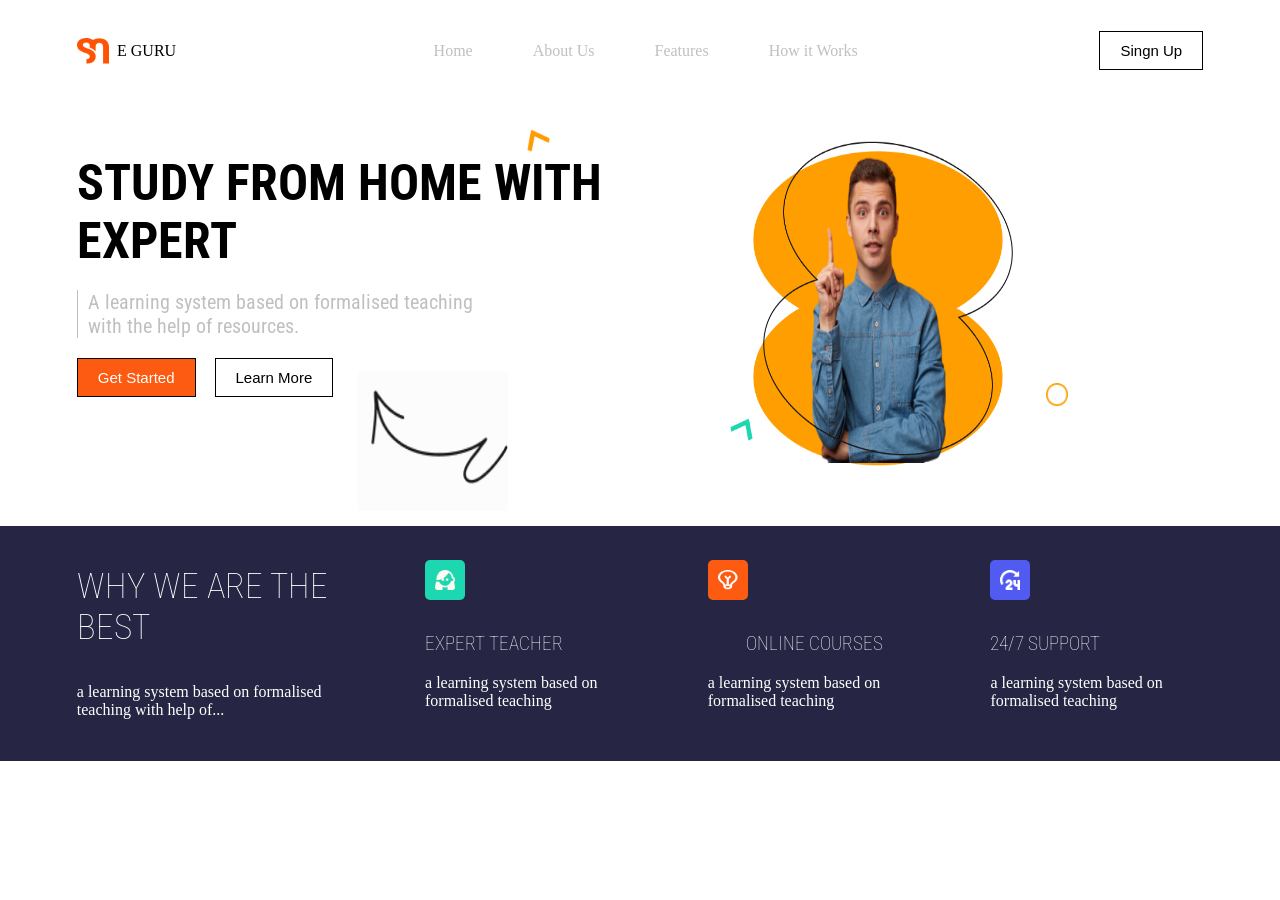
<file: Project-1/index.html>
<!DOCTYPE html>
<html lang="en">
<head>
    <meta charset="UTF-8">
    <meta name="viewport" content="width=device-width, initial-scale=1.0">
    <title>E-Guru</title>
    <link rel="stylesheet" href="https://fonts.googleapis.com/css2?family=Material+Symbols+Outlined:opsz,wght,FILL,GRAD@48,600,0,0" />
    <link rel="stylesheet" href="E-guru.css">
</head>
<body>
    <!-- Website head -->
    <div class="head">
        <div class="menu">
            <span class="material-symbols-outlined">
                menu
                </span>
        </div>
        <div class="logo">
            <img src="./assets/logo.png" alt="logo">
            <p>E GURU</p>
        </div>
        <div class="links">
            <a href="#">Home</a>
            <a href="#">About Us</a>
            <a href="#">Features</a>
            <a href="#">How it Works</a>
        </div>
        <div>
            <button class="button singn-up">Singn Up</button>
            <img src="./assets/user-profile.png" class="user-profile">
        </div>
    </div>
    <!-- Wensite main contain -->
    <div class="main">
        <div class="left">
            <div class="left-1">
                <h1>STUDY FROM HOME WITH EXPERT</h1>
                <p>A learning system based on formalised teaching with the help of resources.</p>
                </div>
            <div class="left-2">
                <button class="button get-started">Get Started</button>
                <button class="button learn-more">Learn More</button>
            </div>
        </div>
        <img src="./assets/main-image-bg.png" class="main-image-bg">
        <img src="./assets/main-image.png" class="main-image">
        <img src="./assets/main-image-pattern.png" class="main-image-pattern">
        <img src="./assets/orange-arrow.png" class="orange-arrow">
        <img src="./assets/curve-arrow.png" class="curve-arrow">
        <img src="./assets/green-arrow.png" class="green-arrow">
        <img src="./assets/circle.png" class="circle">
    </div>
    <!-- Website Footer -->
    <div class="footor">
        <div class="footor-containt">
            <div class="containt containt-1">
                <h3>WHY WE ARE THE BEST</h3>
                <P>a learning system based on formalised teaching with help of...</P>
            </div>
            <div class="containt containt-2">
                <img src="./assets/vector3.png" class="image vector-3">
                <h3>EXPERT TEACHER</h3>
                <P>a learning system based on formalised teaching</P>
            </div>
            <div class="containt containt-3">
                <img src="./assets/vector2.png" class="image vector-2">
                <h3 style="text-align: center;">ONLINE COURSES</h3>
                <p>a learning system based on formalised teaching</p>
            </div>
            <div class="containt containt-4">
                <img src="./assets/vector1.png" class="image vector-1">
                <h3>24/7 SUPPORT</h3>
                <p>a learning system based on formalised teaching</p>
            </div>
        </div>
    </div>
</body>
</html>
</file>
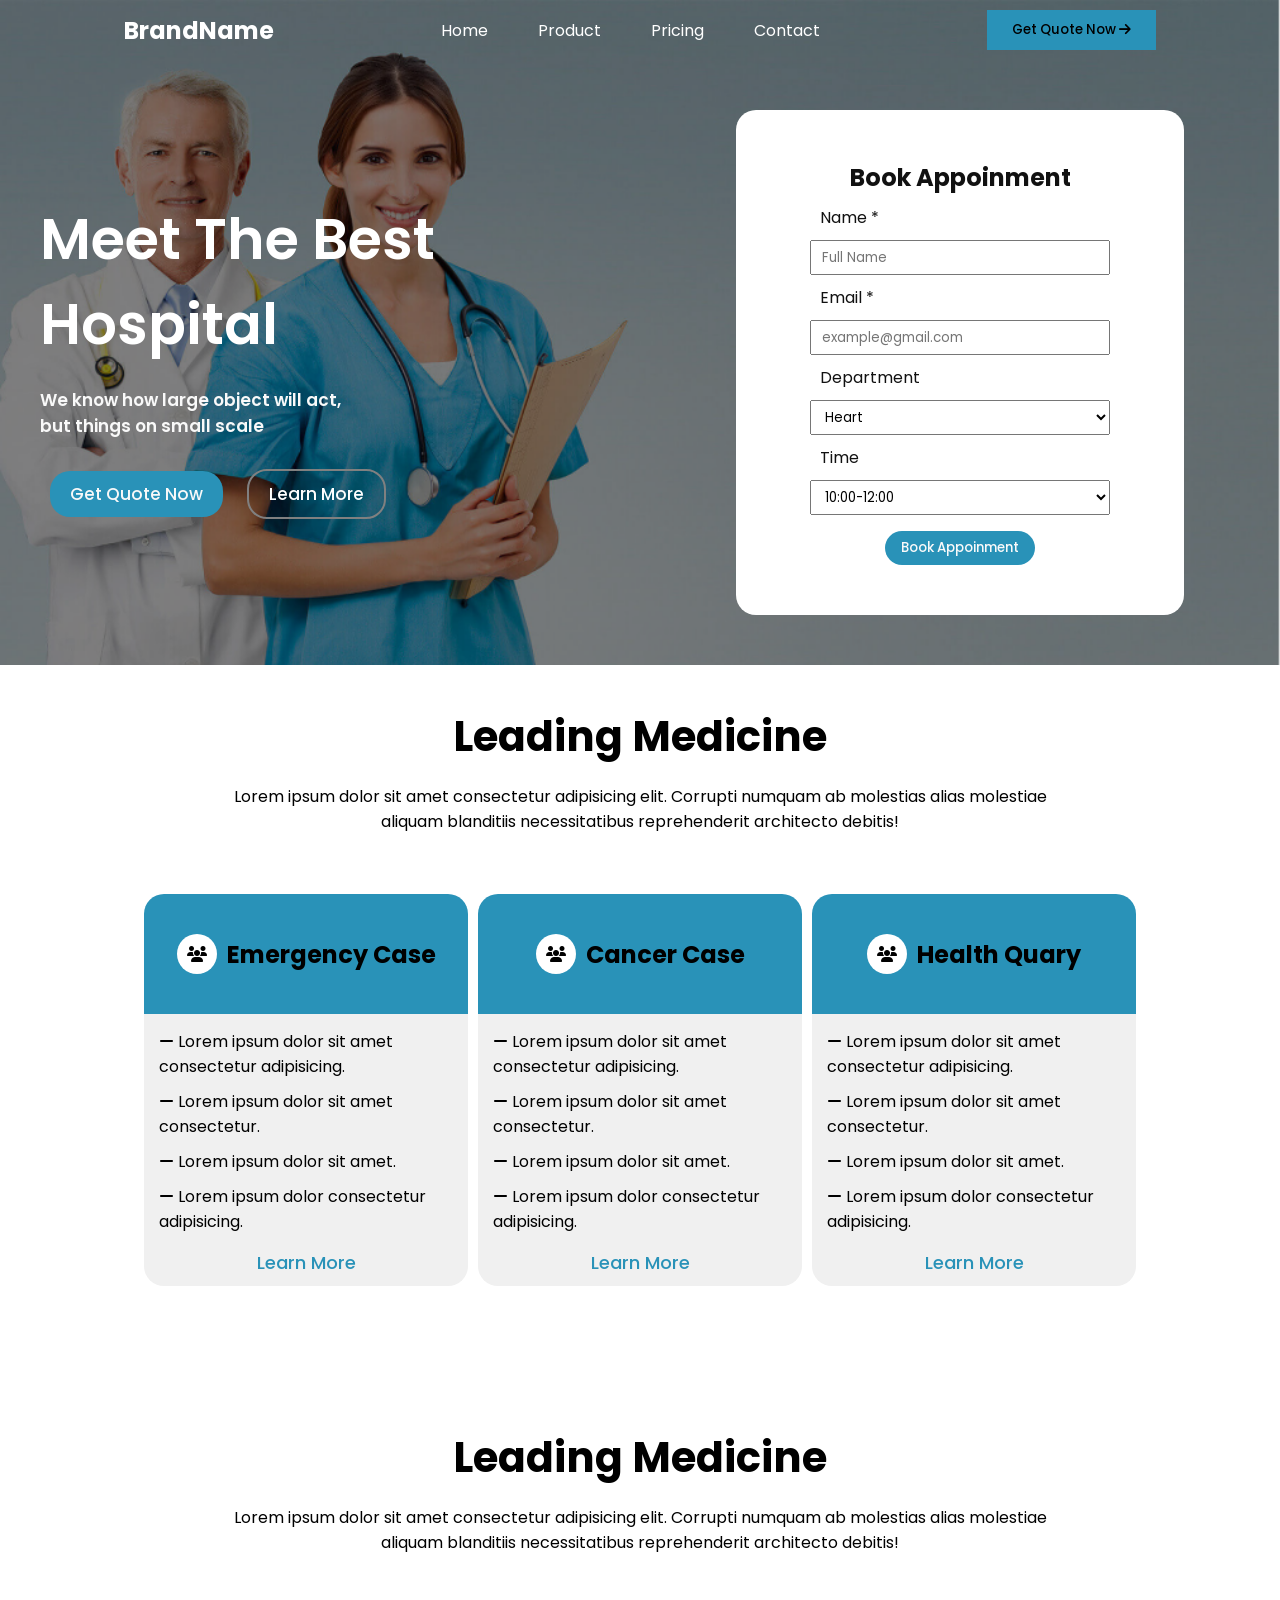
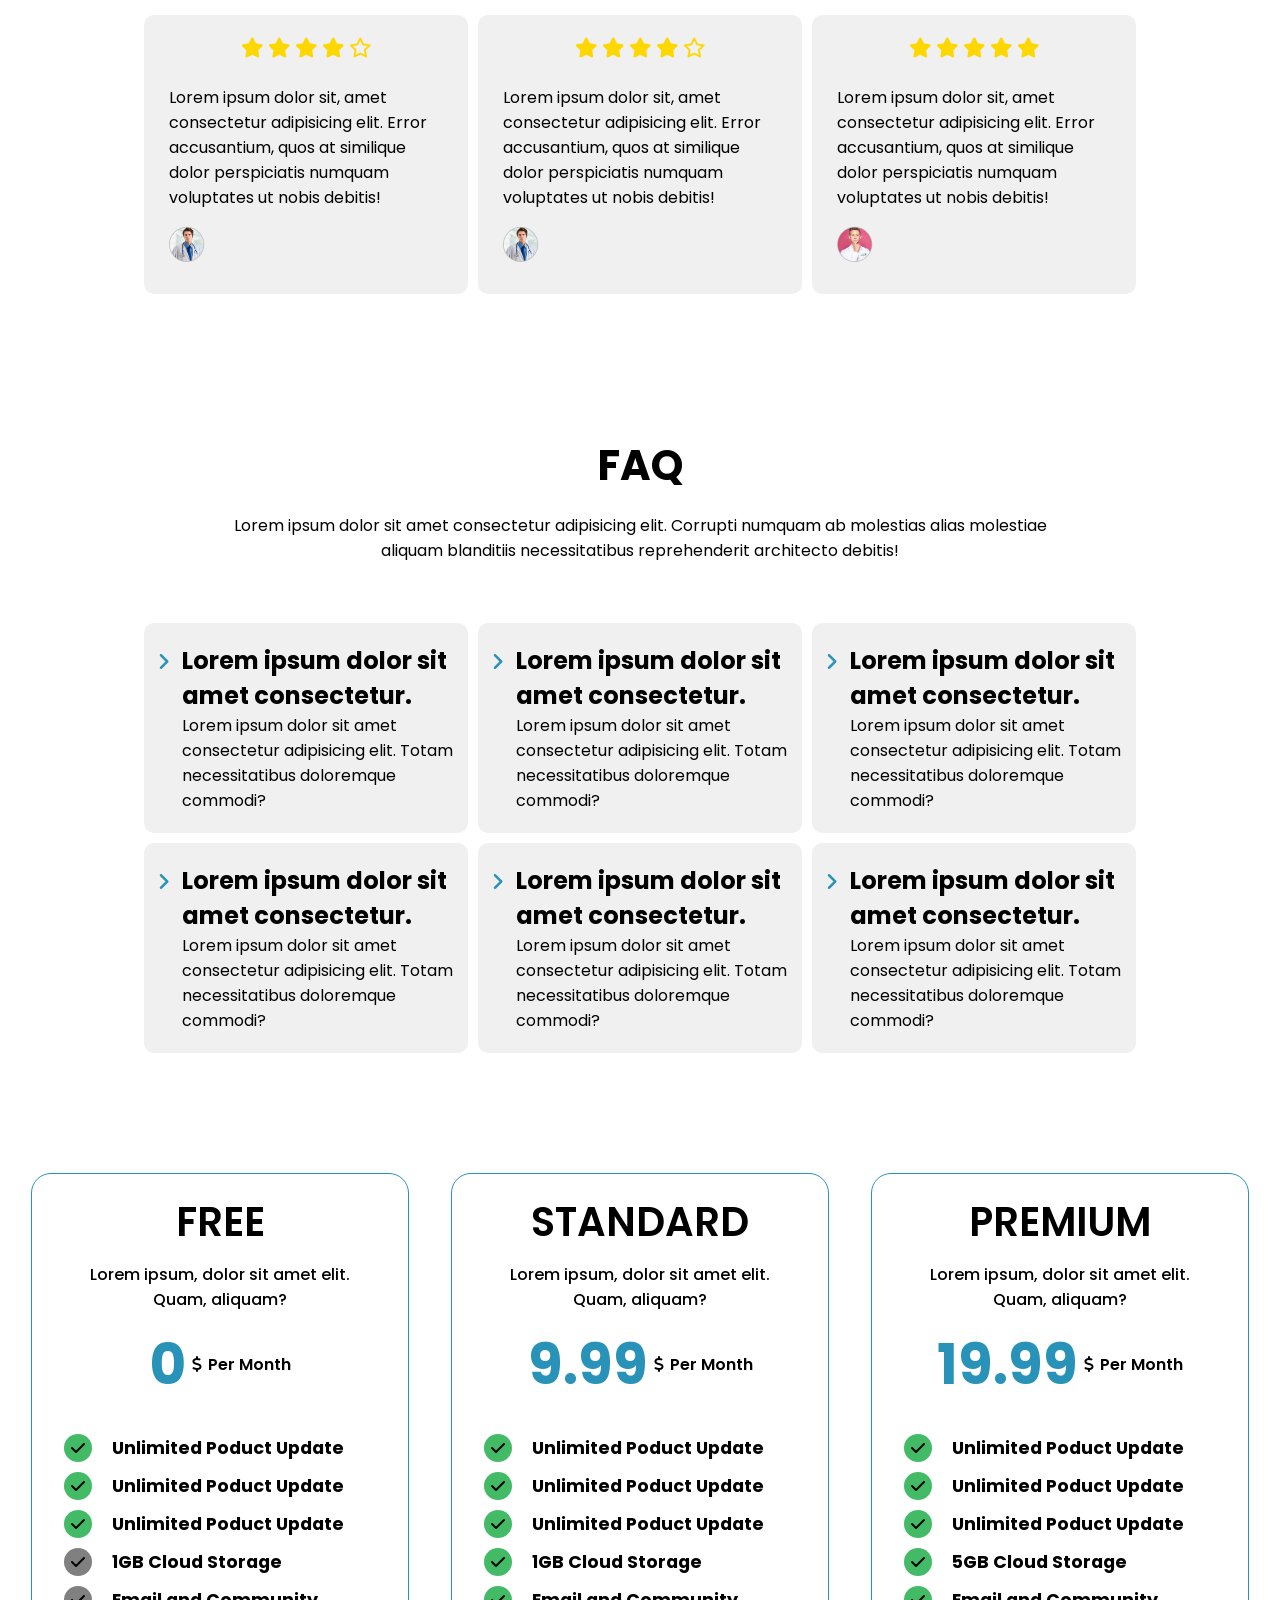
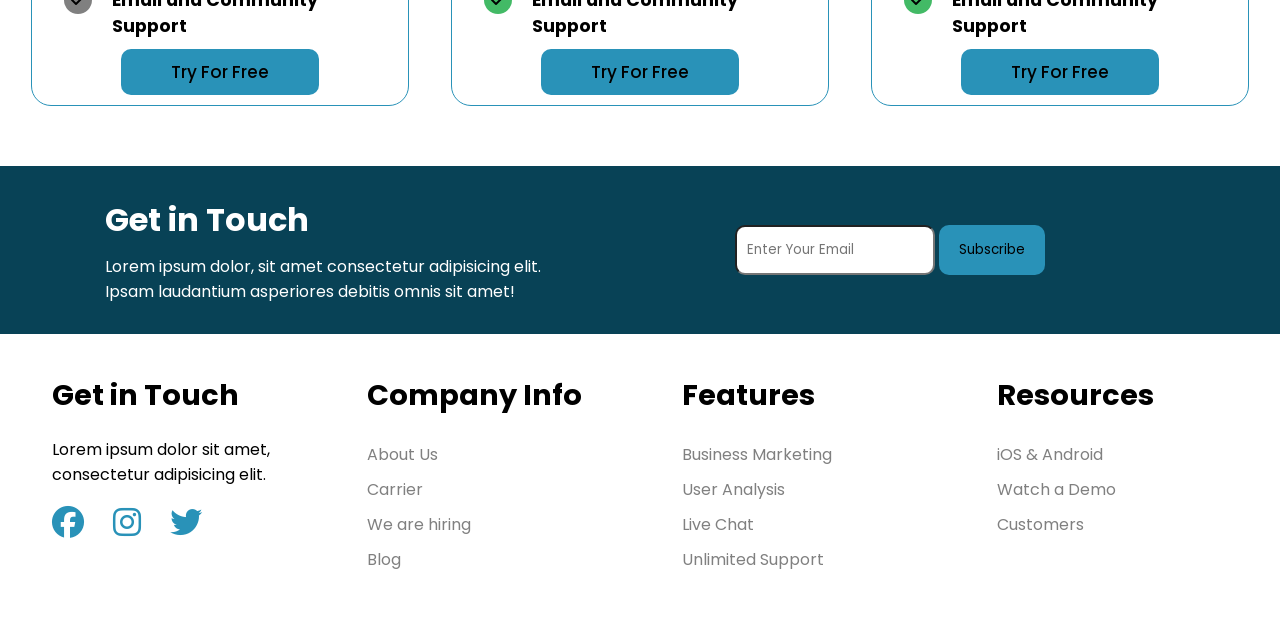
<file: Project-2/index.html>
<!DOCTYPE html>
<html lang="en">
<head>
    <meta charset="UTF-8">
    <meta name="viewport" content="width=device-width, initial-scale=1.0">
    <title>Hospital</title>
    <link rel="stylesheet" href="hospital.css">
    <link rel="stylesheet" href="https://cdnjs.cloudflare.com/ajax/libs/font-awesome/6.4.2/css/all.min.css" integrity="sha512-z3gLpd7yknf1YoNbCzqRKc4qyor8gaKU1qmn+CShxbuBusANI9QpRohGBreCFkKxLhei6S9CQXFEbbKuqLg0DA==" crossorigin="anonymous" referrerpolicy="no-referrer" />

</head>
<body>
    <header>
        <!-- ...............Navigation bar............... -->
        <nav>
            <h1>BrandName</h1>
            <ul>
                <li>Home</li>
                <li>Product</li>
                <li>Pricing</li>
                <li>Contact</li>
            </ul>
            <button>Get Quote Now <i class="fa-solid fa-arrow-right"></i></button>
        </nav>
        <!-- ..................Hero Section ................ -->
        <section class="hero">
            <div class="left">
                <h1>Meet The Best Hospital</h1>
                <p>We know how large object will act,<br>but things on small scale</p>
                <button class="btn btn1">Get Quote Now</button>
                <button class="btn btn2">Learn More</button>
            </div>
            <div class="right">
                <div class="form">
                    <h1>Book Appoinment</h1>
                    
                    <form action="">
                        <label for="name">Name *</label>
                        <input type="text" id="name" placeholder="Full Name" required>
                        <label for="email">Email *</label>
                        <input type="email" name="" id="email" placeholder="example@gmail.com" required>
                        <label for="Department">Department</label>
                        <select name="" id="Department" required>
                            <option value="Department1">Heart</option>
                            <option value="Department2">Kidney</option>
                            <option value="Department3">Bones</option>
                            <option value="Department4">Skin</option>
                        </select>
                        <label for="time">Time</label>
                        <select name="" id="time" required>
                            <option value="Time1">10:00-12:00</option>
                            <option value="Time2">12:00-14:00</option>
                            <option value="Time3">14:00-16:00</option>
                            <option value="Time4">17:00-19:00</option>
                        </select>
                        <div class="submit-btn">
                            <button type="submit">Book Appoinment</button>
                        </div>
                        
                    </form>
                </div>
            </div>
        </section>
    </header>
    <main>
        <section class="medicine">
            <h1>Leading Medicine</h1>
            <p>Lorem ipsum dolor sit amet consectetur adipisicing elit. Corrupti numquam ab molestias alias molestiae aliquam blanditiis necessitatibus reprehenderit architecto debitis!</p>
            <div class="container">
                <div class="box box1">
                    <div class="profile">
                        <div class="profile-box"><i class="fa-solid fa-users"></i></div>
                        <h1>Emergency Case</h1>
                    </div>
                    <div class="content">
                        <p><i class="fa-solid fa-minus"></i> Lorem ipsum dolor sit amet consectetur adipisicing.</p>
                        <p><i class="fa-solid fa-minus"></i> Lorem ipsum dolor sit amet consectetur.</p>
                        <p><i class="fa-solid fa-minus"></i> Lorem ipsum dolor sit amet.</p>
                        <p><i class="fa-solid fa-minus"></i> Lorem ipsum dolor consectetur adipisicing.</p>
                        <button>Learn More</button>
                    </div>
                </div>
                <div class="box box2">
                    <div class="profile">
                        <div class="profile-box"><i class="fa-solid fa-users"></i></div>
                        <h1>Cancer Case</h1>
                    </div>
                    <div class="content">
                        <p><i class="fa-solid fa-minus"></i> Lorem ipsum dolor sit amet consectetur adipisicing.</p>
                        <p><i class="fa-solid fa-minus"></i> Lorem ipsum dolor sit amet consectetur.</p>
                        <p><i class="fa-solid fa-minus"></i> Lorem ipsum dolor sit amet.</p>
                        <p><i class="fa-solid fa-minus"></i> Lorem ipsum dolor consectetur adipisicing.</p>
                        <button>Learn More</button>
                    </div>
                </div>
                <div class="box box3">
                    <div class="profile">
                        <div class="profile-box"><i class="fa-solid fa-users"></i></div>
                        <h1>Health Quary</h1>
                    </div>
                    <div class="content">
                        <p><i class="fa-solid fa-minus"></i> Lorem ipsum dolor sit amet consectetur adipisicing.</p>
                        <p><i class="fa-solid fa-minus"></i> Lorem ipsum dolor sit amet consectetur.</p>
                        <p><i class="fa-solid fa-minus"></i> Lorem ipsum dolor sit amet.</p>
                        <p><i class="fa-solid fa-minus"></i> Lorem ipsum dolor consectetur adipisicing.</p>
                        <button>Learn More</button>
                    </div>
                </div>
            </div>
        </section>
        <!-- User Review Section -->
        <section class="medicine">
            <h1>Leading Medicine</h1>
            <p>Lorem ipsum dolor sit amet consectetur adipisicing elit. Corrupti numquam ab molestias alias molestiae aliquam blanditiis necessitatibus reprehenderit architecto debitis!</p>
            <div class="container">
                <div class="boxes box11">
                    <div class="star">
                        <i class="fa-solid fa-star fa-lg"></i>
                        <i class="fa-solid fa-star fa-lg"></i>
                        <i class="fa-solid fa-star fa-lg"></i>
                        <i class="fa-solid fa-star fa-lg"></i>
                        <i class="fa-regular fa-star fa-lg"></i>
                    </div>
                    <div class="para">
                        <p>Lorem ipsum dolor sit, amet consectetur adipisicing elit. Error accusantium, quos at similique dolor perspiciatis numquam voluptates ut nobis debitis!</p>
                        <img src="./assets/user1.png" alt="user picture">
                    </div>

                </div>
                <div class="boxes box12">
                    <div class="star">
                        <i class="fa-solid fa-star fa-lg"></i>
                        <i class="fa-solid fa-star fa-lg"></i>
                        <i class="fa-solid fa-star fa-lg"></i>
                        <i class="fa-solid fa-star fa-lg"></i>
                        <i class="fa-regular fa-star fa-lg"></i>
                    </div>
                    <div class="para">
                        <p>Lorem ipsum dolor sit, amet consectetur adipisicing elit. Error accusantium, quos at similique dolor perspiciatis numquam voluptates ut nobis debitis!</p>
                        <img src="./assets/user1.png" alt="user picture">
                    </div>
                </div>
                <div class="boxes box13">
                    <div class="star">
                        <i class="fa-solid fa-star fa-lg"></i>
                        <i class="fa-solid fa-star fa-lg"></i>
                        <i class="fa-solid fa-star fa-lg"></i>
                        <i class="fa-solid fa-star fa-lg"></i>
                        <i class="fa-solid fa-star fa-lg"></i>
                    </div>
                    <div class="para">
                        <p>Lorem ipsum dolor sit, amet consectetur adipisicing elit. Error accusantium, quos at similique dolor perspiciatis numquam voluptates ut nobis debitis!</p>
                        <img src="./assets/user3.png" alt="user picture">
                    </div>
                </div>
            </div>
        </section>
        <!-- ...............FAQ Section................ -->
        <section class="medicine">
            <h1>FAQ</h1>
            <p>Lorem ipsum dolor sit amet consectetur adipisicing elit. Corrupti numquam ab molestias alias molestiae aliquam blanditiis necessitatibus reprehenderit architecto debitis!</p>
            <div class="container my-container">
                <div class="boxes mybox">
                    <i class="fa-solid fa-angle-up fa-lg"></i>
                    <div class="text">
                        <h1>Lorem ipsum dolor sit amet consectetur.</h1>
                        <p>Lorem ipsum dolor sit amet consectetur adipisicing elit. Totam necessitatibus doloremque commodi?</p>
                    </div>

                </div>
                <div class="boxes mybox">
                    <i class="fa-solid fa-angle-up fa-lg"></i>
                    <div class="text">
                        <h1>Lorem ipsum dolor sit amet consectetur.</h1>
                        <p>Lorem ipsum dolor sit amet consectetur adipisicing elit. Totam necessitatibus doloremque commodi?</p>
                    </div>
                </div>
                <div class="boxes mybox">
                    <i class="fa-solid fa-angle-up fa-lg"></i>
                    <div class="text">
                        <h1>Lorem ipsum dolor sit amet consectetur.</h1>
                        <p>Lorem ipsum dolor sit amet consectetur adipisicing elit. Totam necessitatibus doloremque commodi?</p>
                    </div>
                </div>
                <div class="boxes mybox">
                    <i class="fa-solid fa-angle-up fa-lg"></i>
                    <div class="text">
                        <h1>Lorem ipsum dolor sit amet consectetur.</h1>
                        <p>Lorem ipsum dolor sit amet consectetur adipisicing elit. Totam necessitatibus doloremque commodi?</p>
                    </div>
                </div>
                <div class="boxes mybox">
                    <i class="fa-solid fa-angle-up fa-lg"></i>
                    <div class="text">
                        <h1>Lorem ipsum dolor sit amet consectetur.</h1>
                        <p>Lorem ipsum dolor sit amet consectetur adipisicing elit. Totam necessitatibus doloremque commodi?</p>
                    </div>
                </div>
                <div class="boxes mybox">
                    <i class="fa-solid fa-angle-up fa-lg"></i>
                    <div class="text">
                        <h1>Lorem ipsum dolor sit amet consectetur.</h1>
                        <p>Lorem ipsum dolor sit amet consectetur adipisicing elit. Totam necessitatibus doloremque commodi?</p>
                    </div>
                </div>
            </div>
        </section>
        <!-- ............Pricing Section.................. -->
        <section class="pricing">
            <div class="price-cont">
                <div class="price-tag">
                    <h1>FREE</h1>
                    <p>Lorem ipsum, dolor sit amet elit. Quam, aliquam?</p>
                    <div class="price">
                        <h1>0</h1>
                        <i class="fa-solid fa-dollar-sign"></i>
                        <p>Per Month</p>
                    </div>
                </div>
                <div class="features">
                    <div class="checkbox cb1">
                        <div class="icon"><i class="fa-solid fa-check"></i></div>
                            <h1>Unlimited Poduct Update</h1>
                    </div>
                    <div class="checkbox cb2">
                        <div class="icon"><i class="fa-solid fa-check"></i></div>
                        <h1>Unlimited Poduct Update</h1>
                    </div>
                    <div class="checkbox cb3">
                        <div class="icon"><i class="fa-solid fa-check"></i></div>
                        <h1>Unlimited Poduct Update</h1>
                    </div>
                    <div class="checkbox cb4">
                        <div class="icon icon5"><i class="fa-solid fa-check"></i></div>
                        <h1>1GB Cloud Storage</h1>
                    </div>
                    <div class="checkbox cb5">
                        <div class="icon icon6"><i class="fa-solid fa-check"></i></div>
                        <h1>Email and Community Support</h1>
                    </div>
                </div>
                <div class="btn">
                    <button>Try For Free</button>
                </div>
                
            </div>
            <div class="price-cont">
                <div class="price-tag">
                    <h1>STANDARD</h1>
                    <p>Lorem ipsum, dolor sit amet elit. Quam, aliquam?</p>
                    <div class="price">
                        <h1>9.99</h1>
                        <i class="fa-solid fa-dollar-sign"></i>
                        <p>Per Month</p>
                    </div>
                </div>
                <div class="features">
                    <div class="checkbox cb1">
                        <div class="icon"><i class="fa-solid fa-check"></i></div>
                            <h1>Unlimited Poduct Update</h1>
                    </div>
                    <div class="checkbox cb2">
                        <div class="icon"><i class="fa-solid fa-check"></i></div>
                        <h1>Unlimited Poduct Update</h1>
                    </div>
                    <div class="checkbox cb3">
                        <div class="icon"><i class="fa-solid fa-check"></i></div>
                        <h1>Unlimited Poduct Update</h1>
                    </div>
                    <div class="checkbox cb4">
                        <div class="icon"><i class="fa-solid fa-check"></i></div>
                        <h1>1GB Cloud Storage</h1>
                    </div>
                    <div class="checkbox cb5">
                        <div class="icon"><i class="fa-solid fa-check"></i></div>
                        <h1>Email and Community Support</h1>
                    </div>
                </div>
                <div class="btn">
                    <button>Try For Free</button>
                </div>
            </div>
            <div class="price-cont">
                <div class="price-tag">
                    <h1>PREMIUM</h1>
                    <p>Lorem ipsum, dolor sit amet elit. Quam, aliquam?</p>
                    <div class="price">
                        <h1>19.99</h1>
                        <i class="fa-solid fa-dollar-sign"></i>
                        <p>Per Month</p>
                    </div>
                </div>
                <div class="features">
                    <div class="checkbox cb1">
                        <div class="icon"><i class="fa-solid fa-check"></i></div>
                            <h1>Unlimited Poduct Update</h1>
                    </div>
                    <div class="checkbox cb2">
                        <div class="icon"><i class="fa-solid fa-check"></i></div>
                        <h1>Unlimited Poduct Update</h1>
                    </div>
                    <div class="checkbox cb3">
                        <div class="icon"><i class="fa-solid fa-check"></i></div>
                        <h1>Unlimited Poduct Update</h1>
                    </div>
                    <div class="checkbox cb4">
                        <div class="icon"><i class="fa-solid fa-check"></i></div>
                        <h1>5GB Cloud Storage</h1>
                    </div>
                    <div class="checkbox cb5">
                        <div class="icon"><i class="fa-solid fa-check"></i></div>
                        <h1>Email and Community Support</h1>
                    </div>
                </div>
                <div class="btn">
                    <button>Try For Free</button>
                </div>
            </div>

        </section>
    </main>
    <!-- .......................Footer Section....................... -->
    <footer>
        <!-- Mail Subscribe Section -->
        <div class="sub">
            <div class="sub-text">
                <h1>Get in Touch</h1>
                <p>Lorem ipsum dolor, sit amet consectetur adipisicing elit. Ipsam laudantium asperiores debitis omnis sit amet!</p>
            </div>
            <div class="email">
                <form action="">
                    <input type="email" name="" id="" placeholder="Enter Your Email" required>
                    <button>Subscribe</button>
                </form>
            </div>
        </div>
        <div class="footer">
            <div class="box">
                <h1>Get in Touch</h1>
                <p>Lorem ipsum dolor sit amet, consectetur adipisicing elit.</p>
                <div class="social">
                    <i class="fa-brands fa-facebook fa-2xl"></i>
                    <i class="fa-brands fa-instagram fa-2xl"></i>
                    <i class="fa-brands fa-twitter fa-2xl"></i>
                </div>
            </div>
            <div class="box">
                <h1>Company Info</h1>
                <ul>
                    <li>About Us</li>
                    <li>Carrier</li>
                    <li>We are hiring</li>
                    <li>Blog</li>
                </ul>
            </div>
            <div class="box">
                <h1>Features</h1>
                <ul>
                    <li>Business Marketing</li>
                    <li>User Analysis</li>
                    <li>Live Chat</li>
                    <li>Unlimited Support</li>
                </ul>
            </div>
            <div class="box">
                <h1>Resources</h1>
                <ul>
                    <li>iOS & Android</li>
                    <li>Watch a Demo</li>
                    <li>Customers</li>
                </ul>
            </div>
        </div>
    </footer>
</body>
</html>
</file>
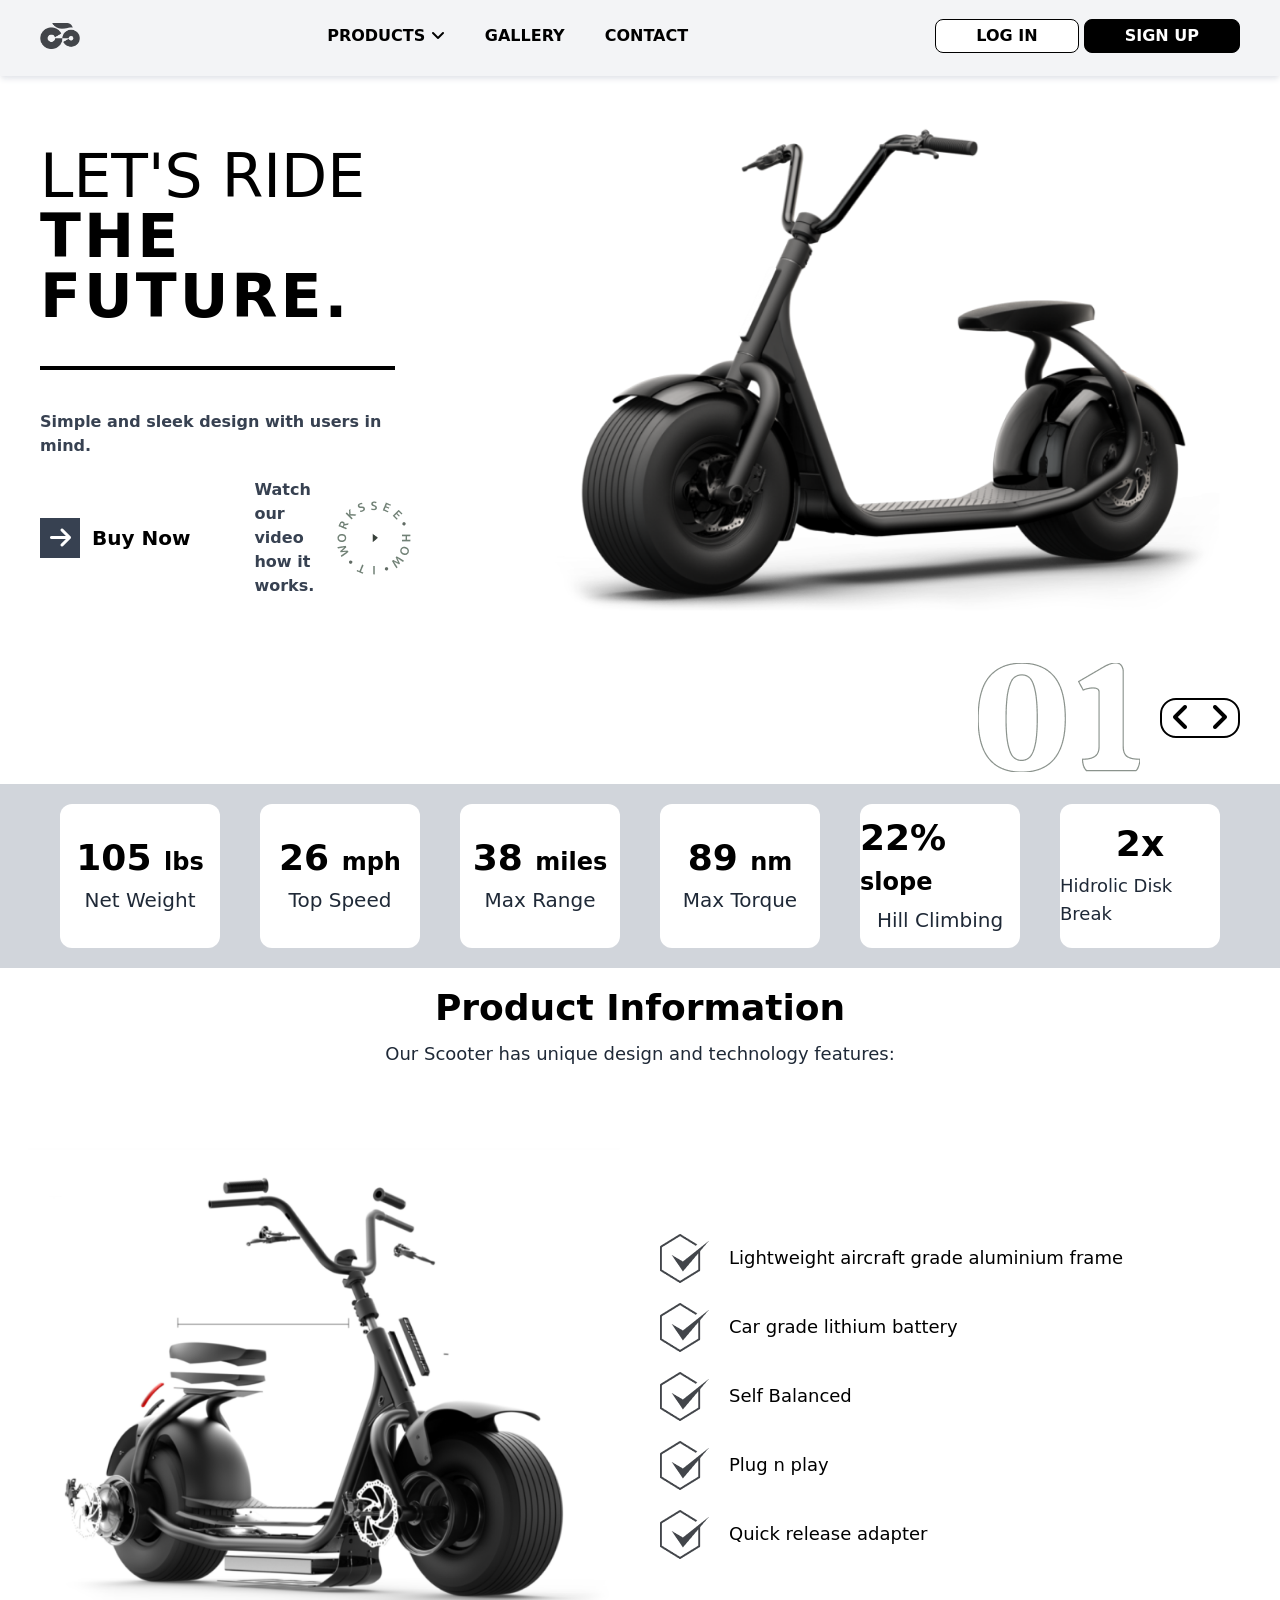
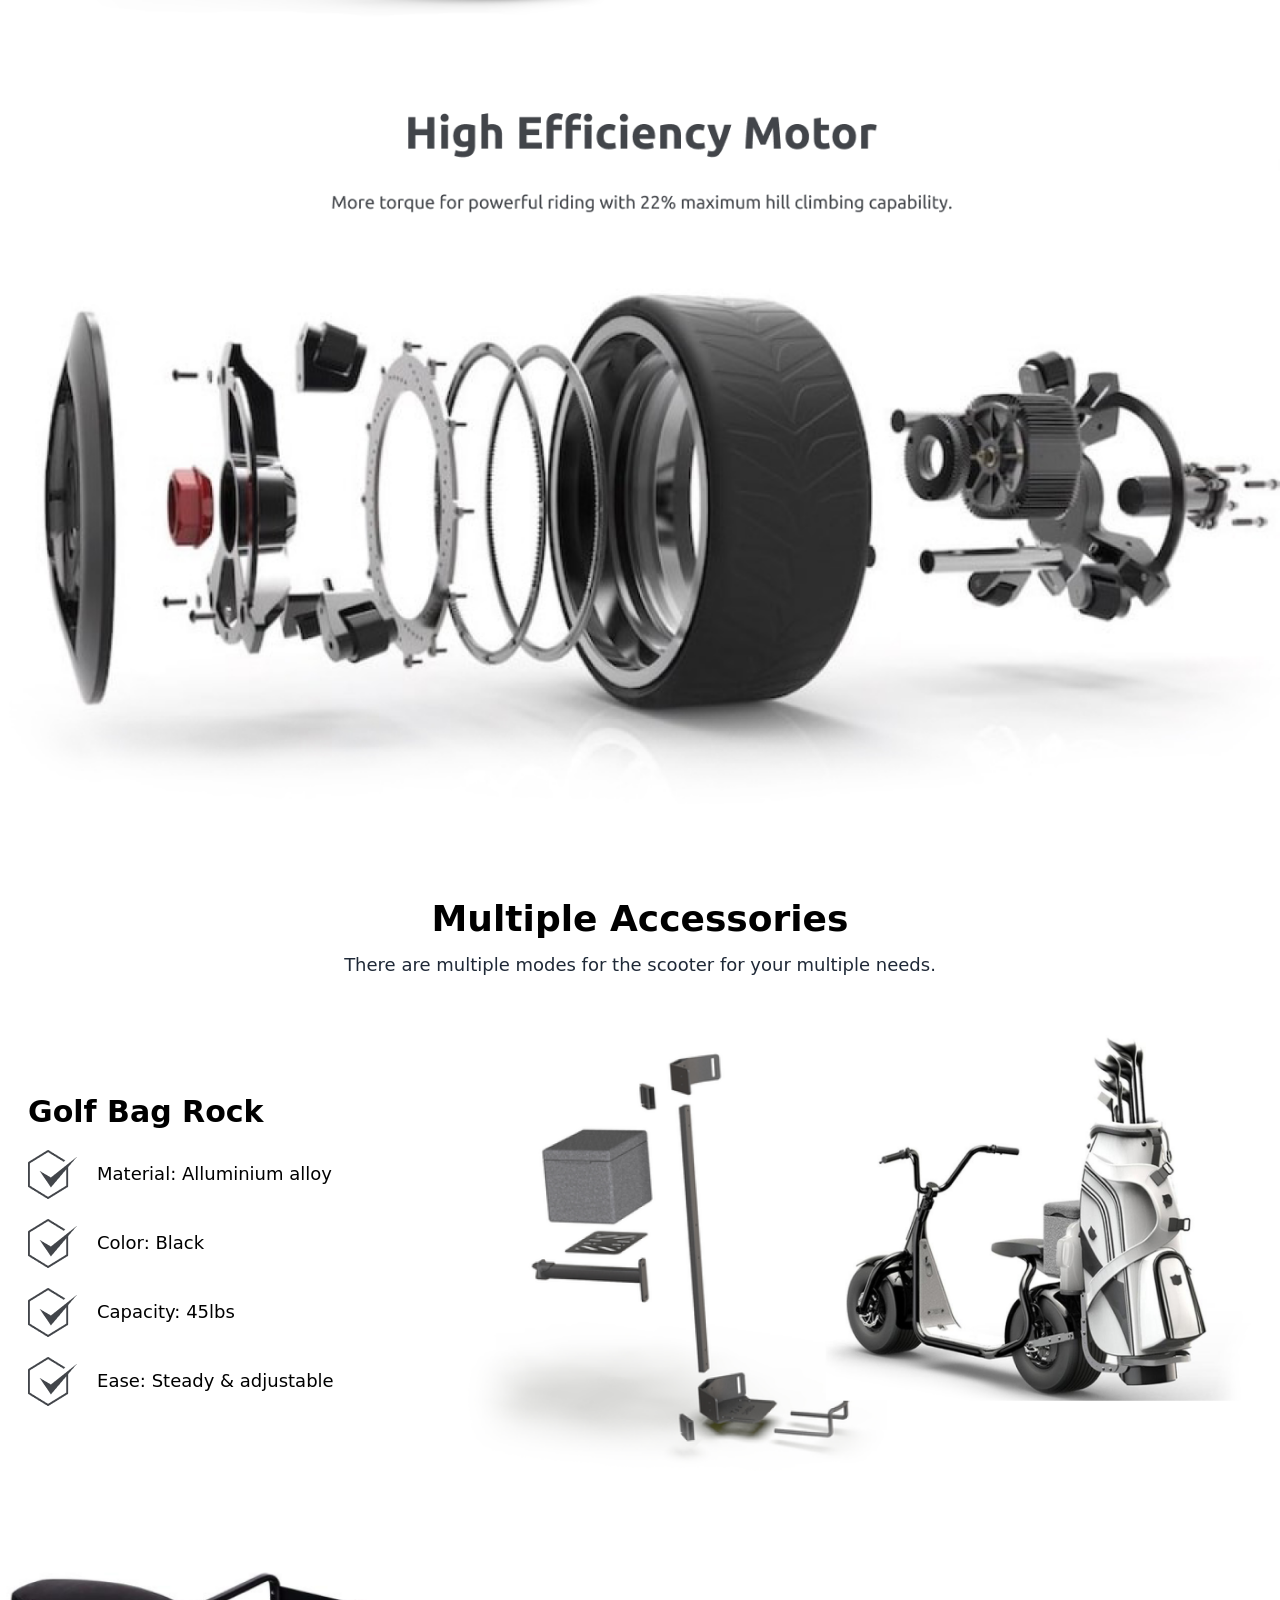
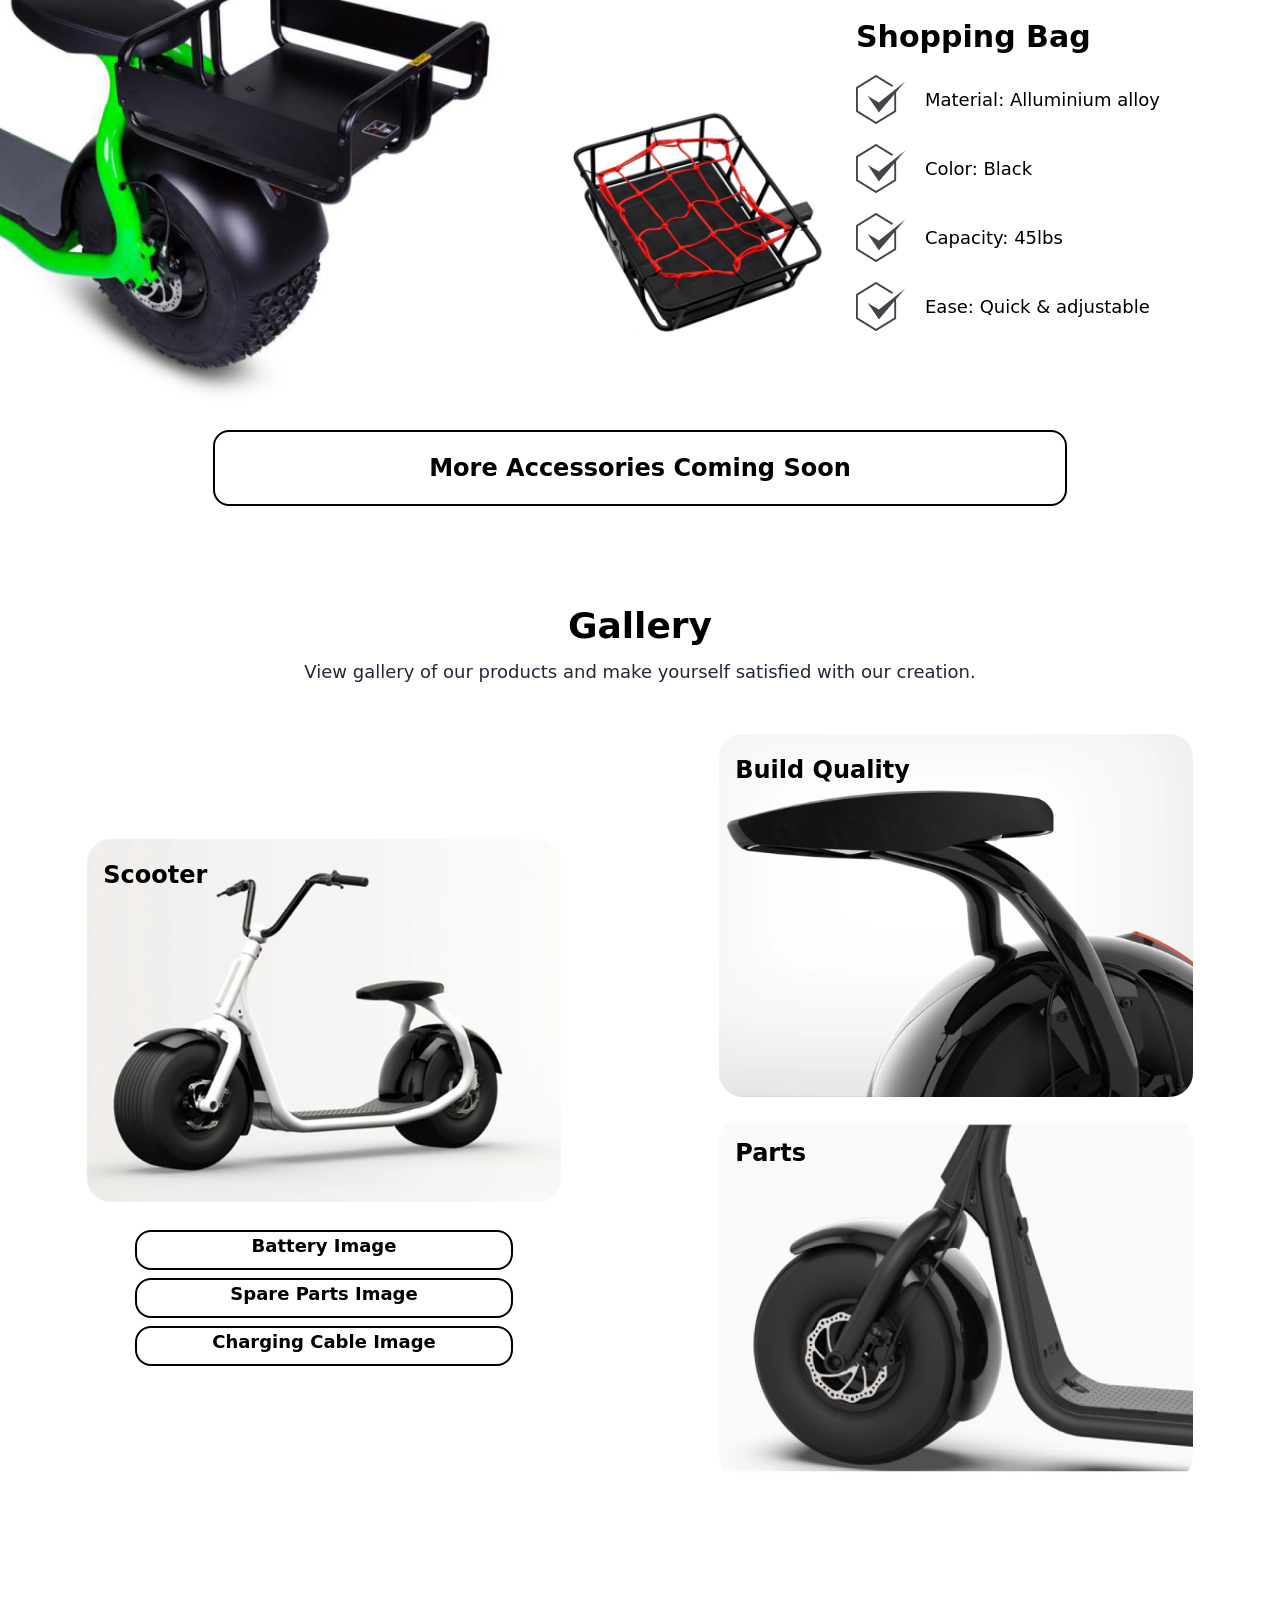
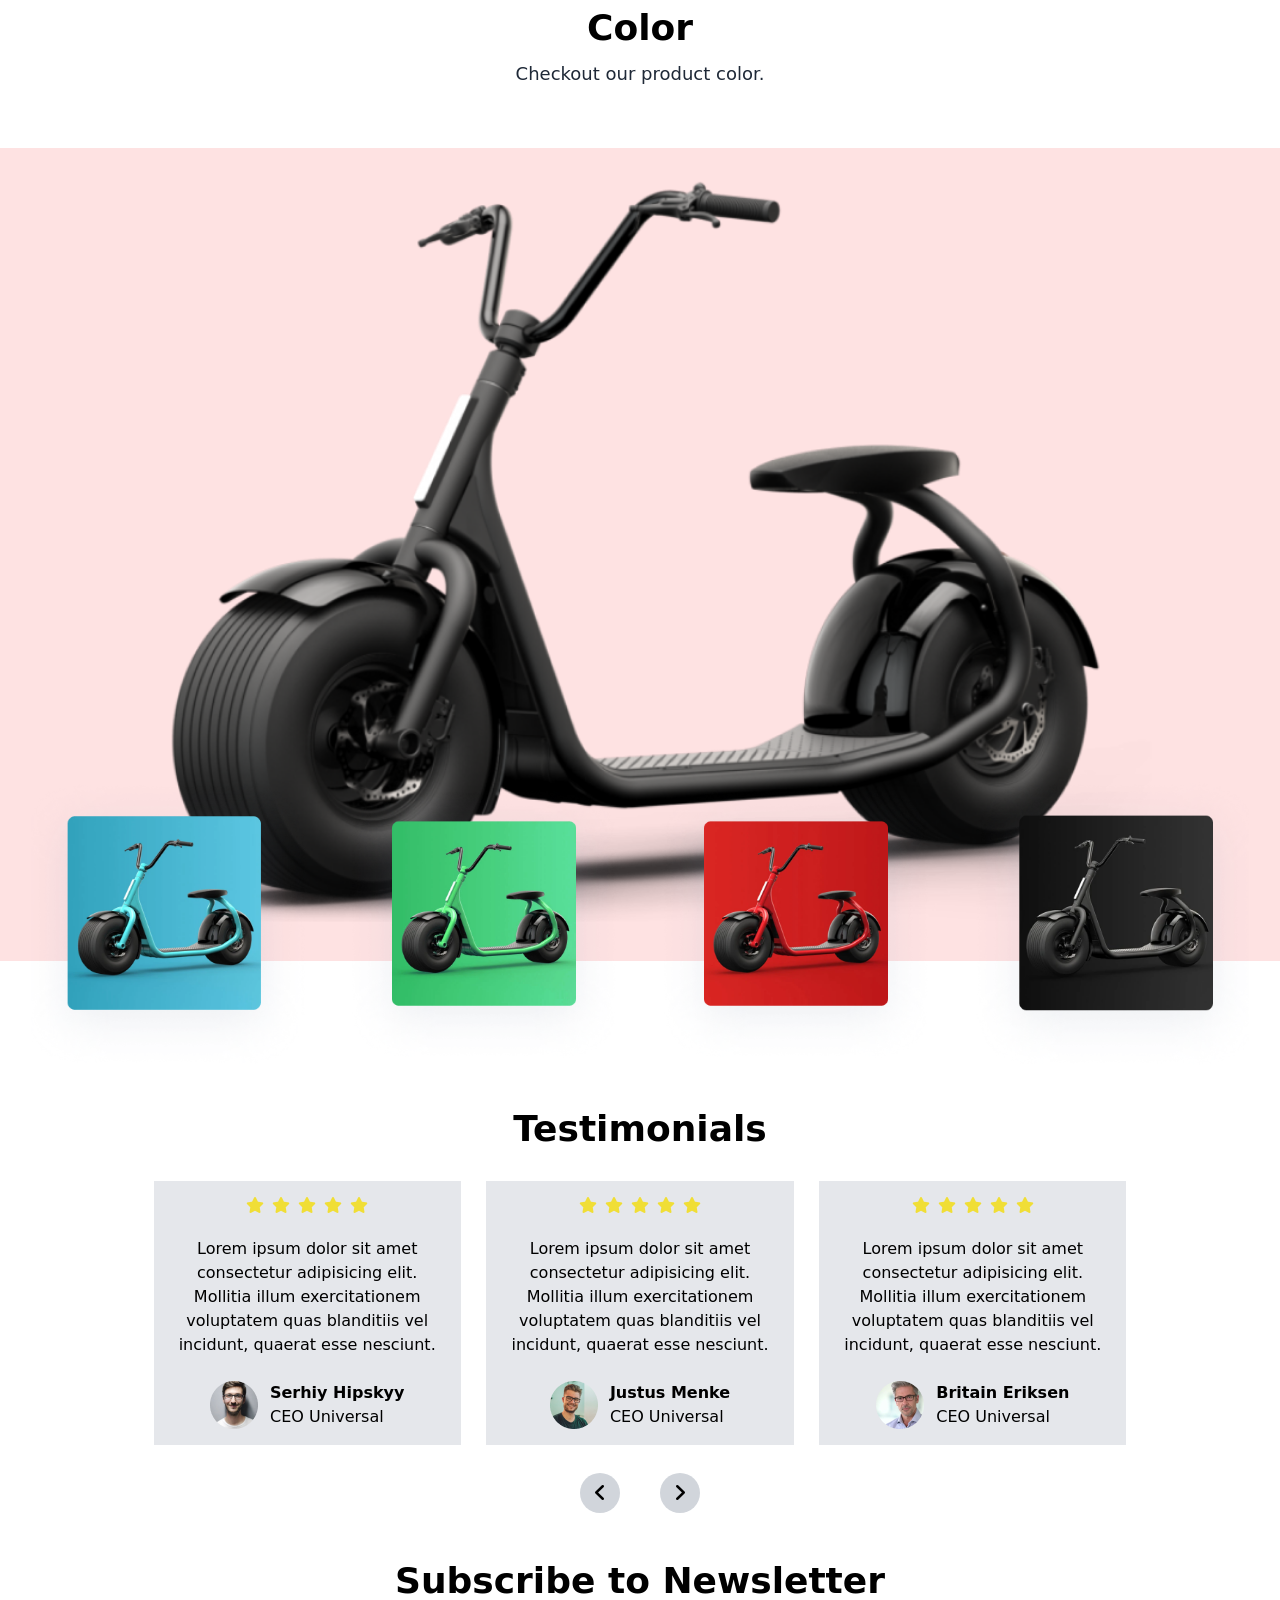
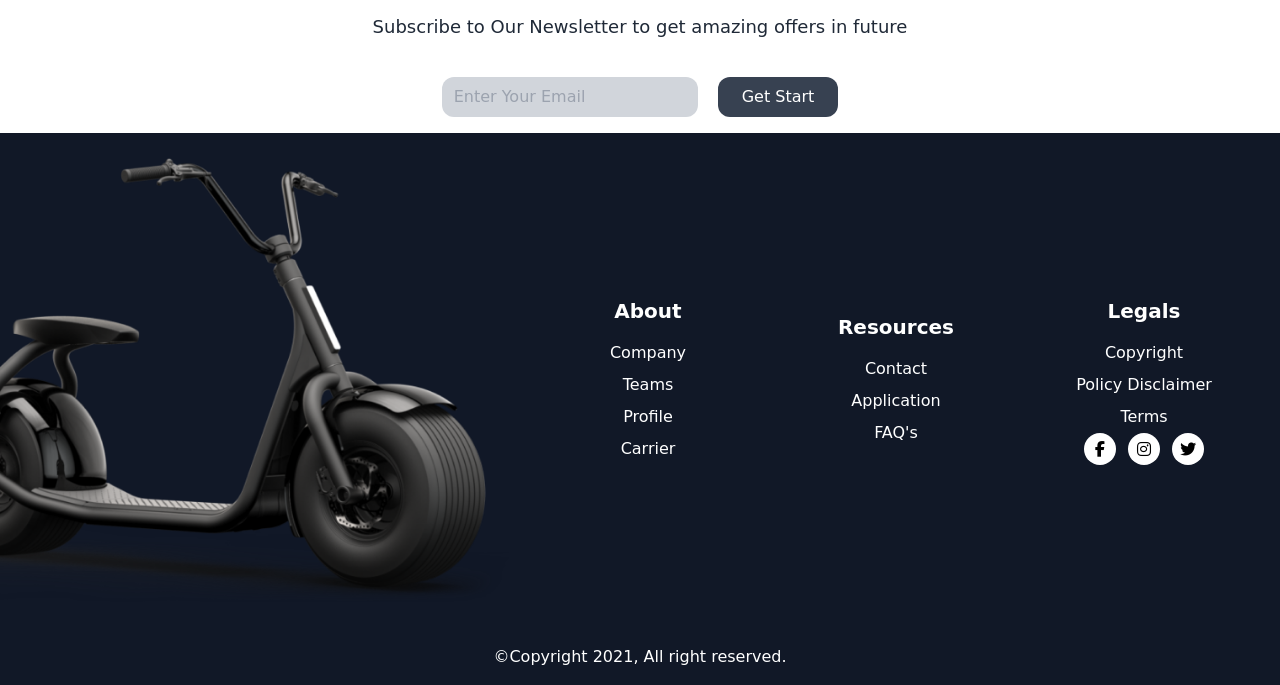
<file: Project-3/main/index.html>
<!DOCTYPE html>
<html lang="en">
<head>
    <meta charset="UTF-8">
    <meta name="viewport" content="width=device-width, initial-scale=1.0">
    <title>Bike Landing Page</title>
    <!-- ........CSS Stylesheet Linked........ -->
    <link rel="stylesheet" href="bike.css">
    <!-- ............Font-Awesome CDN............. -->
    <link rel="stylesheet" href="https://cdnjs.cloudflare.com/ajax/libs/font-awesome/6.4.2/css/all.min.css" integrity="sha512-z3gLpd7yknf1YoNbCzqRKc4qyor8gaKU1qmn+CShxbuBusANI9QpRohGBreCFkKxLhei6S9CQXFEbbKuqLg0DA==" crossorigin="anonymous" referrerpolicy="no-referrer" />
</head>
<body>
    <header>
        <nav class="w-full h-20 fixed -top-1 left-0 right-0 bg-gray-100 shadow-md shadow-gray-200 px-10 flex items-center justify-between z-50">
            <img class="w-10 md::w-auto" src="./assets/logo.png" alt="logo">
            <ul class="hidden md:flex items-center justify-center gap-x-10">
                <li class="font-semibold hover:scale-110 transition-all cursor-pointer">PRODUCTS <i class="fa-solid fa-angle-down"></i></li>
                <li class="font-semibold hover:scale-110 transition-all cursor-pointer">GALLERY</li>
                <li class="font-semibold hover:scale-110 transition-all cursor-pointer">CONTACT</li>
            </ul>
            <div class="md:hidden">
                <i class="fa-solid fa-bars fa-2xl"></i>
            </div>
            <div class="hidden md:block">
                <button class="px-5 md:px-10 py-1 font-semibold bg-white border-[1px] border-black rounded-lg text-black hover:bg-black hover:text-white transition-all">LOG IN</button>
                <button class="px-5 md:px-10 py-1 font-semibold bg-black border-[1px] border-black rounded-lg text-white hover:bg-white hover:text-black transition-all">SIGN UP</button>
            </div>
        </nav>
        <main class="mt-20 w-full flex flex-col md:flex-row items-center justify-center">
            <div class="md:pl-10 px-5 py-10 md:w-5/12 w-full">
                <div>
                    <h1 class="text-5xl lg:text-6xl font-light uppercase">let's ride <span class="block tracking-wider font-semibold">the future.</span></h1>
                    <div class="w-3/4 border-2 border-black my-10"></div>
                    <p class="w-3/4 font-semibold text-gray-700">Simple and sleek design with users in mind.</p>
                </div>
                <div class="flex gap-x-12 lg:gap-x-16 items-center mt-5">
                    <div class="flex gap-x-3 items-center">
                        <div class="w-10 h-10 bg-gray-700 text-white flex items-center justify-center"><i class="fa-solid fa-arrow-right fa-xl"></i></div>
                        <button class="text-xl font-bold hover:text-gray-700">Buy Now</button>
                    </div>
                    <div class="flex items-center">
                        <p class="w-20 font-semibold text-gray-700">Watch our video how it works.</p>
                        <img src="./assets/header play button.png" alt="play button">
                    </div>
                </div>
            </div>
            <div class="w-full md:w-7/12 md:pr-10 px-5 md:px-0 py-5">
                <div class="w-full p-5">
                    <img class="w-full" src="./assets/header image.png" alt="header image">
                </div>
            </div>
        </main>
        <div class="w-full flex items-center justify-center md:justify-end px-10">
            <div class="flex items-center justify-center gap-x-5">
                <div>
                    <img class="w-24 md:w-full" src="./assets/01.png" alt="">
                </div>
                <div class="w-16 md:w-20 h-10 border-2 border-black rounded-2xl flex items-center justify-around">
                    <i class="fa-solid fa-angle-left fa-2xl"></i>
                    <i class="fa-solid fa-angle-right fa-2xl"></i>
                </div>
            </div>
        </div>
    </header>
    <!-- .................Features Section.................. -->
    <section class="w-full mt-3 py-5 md:p-5 bg-gray-300 flex items-center justify-evenly flex-wrap gap-y-3 md:gap-y-5 md:gap-x-20 lg:gap-x-0">
        <div class="w-40 h-36 flex flex-col items-center justify-center bg-white hover:shadow hover:scale-105 cursor-pointer rounded-xl">
            <h1 class="text-4xl font-bold">105 <span class="text-2xl">lbs</span></h1>
            <p class="text-xl font-medium text-gray-800 mt-2">Net Weight</p>
        </div>
        <div class="w-40 h-36 flex flex-col items-center justify-center bg-white hover:shadow hover:scale-105 cursor-pointer rounded-xl">
            <h1 class="text-4xl font-bold">26 <span class="text-2xl">mph</span></h1>
            <p class="text-xl font-medium text-gray-800 mt-2">Top Speed</p>
        </div>
        <div class="w-40 h-36 flex flex-col items-center justify-center bg-white hover:shadow hover:scale-105 cursor-pointer rounded-xl">
            <h1 class="text-4xl font-bold">38 <span class="text-2xl">miles</span></h1>
            <p class="text-xl font-medium text-gray-800 mt-2">Max Range</p>
        </div>
        <div class="w-40 h-36 flex flex-col items-center justify-center bg-white hover:shadow hover:scale-105 cursor-pointer rounded-xl">
            <h1 class="text-4xl font-bold">89 <span class="text-2xl">nm</span></h1>
            <p class="text-xl font-medium text-gray-800 mt-2">Max Torque</p>
        </div>
        <div class="w-40 h-36 flex flex-col items-center justify-center bg-white hover:shadow hover:scale-105 cursor-pointer rounded-xl">
            <h1 class="text-4xl font-bold">22% <span class="text-2xl">slope</span></h1>
            <p class="text-xl font-medium text-gray-800 mt-2">Hill Climbing</p>
        </div>
        <div class="w-40 h-36 flex flex-col items-center justify-center bg-white hover:shadow hover:scale-105 cursor-pointer rounded-xl">
            <h1 class="text-4xl font-bold">2x</h1>
            <p class="text-lg font-medium text-gray-800 mt-2">Hidrolic Disk Break</p>
        </div>
    </section>
    <!-- ...........Product Information section........ -->
    <section>
        <div class="w-full py-5 text-center">
            <h1 class="text-3xl md:text-4xl font-bold mb-3">Product Information</h1>
            <p class="md:text-lg text-gray-800 font-medium px-4">Our Scooter has unique design and technology features:</p>
        </div>
        <div class="flex items-center justify-center p-2 flex-col md:flex-row">
            <div class="w-full md:w-3/6 p-5">
                <img src="./assets/product information image.png" alt="">
            </div>
            <div class="w-full md:w-3/6 p-5 flex flex-col items-start justify-center gap-y-5">
                <div class="flex items-center justify-start gap-5">
                    <img src="./assets/Icon.png" alt="">
                    <p class="text-lg font-medium">Lightweight aircraft grade aluminium frame</p>
                </div>
                <div class="flex items-center justify-start gap-5">
                    <img src="./assets/Icon.png" alt="">
                    <p class="text-lg font-medium">Car grade lithium battery</p>
                </div>
                <div class="flex items-center justify-start gap-5">
                    <img src="./assets/Icon.png" alt="">
                    <p class="text-lg font-medium">Self Balanced</p>
                </div>
                <div class="flex items-center justify-start gap-5">
                    <img src="./assets/Icon.png" alt="">
                    <p class="text-lg font-medium">Plug n play</p>
                </div>
                <div class="flex items-center justify-start gap-5">
                    <img src="./assets/Icon.png" alt="">
                    <p class="text-lg font-medium">Quick release adapter</p>
                </div>
            </div>
        </div>
    </section>
    <!-- ..........High Efficiency Motor Section............ -->
    <section>
        <div class="w-full">
            <img class="w-full" src="./assets/high efficiency motor.png" alt="motor image">
        </div>
    </section>
    <!-- ...............Multiple Accessories Section.................. -->
    <section>
        <div class="w-full py-5 text-center">
            <h1 class="text-3xl md:text-4xl font-bold mb-3">Multiple Accessories</h1>
            <p class="md:text-lg text-gray-800 font-medium px-4">There are multiple modes for the scooter for your multiple needs.</p>
        </div>
        <div class="flex items-center justify-center p-2 flex-col md:flex-row-reverse">
            <div class="w-full md:w-8/12 p-5">
                <img class="w-full" src="./assets/golf bag rock.png" alt="">
            </div>
            <div class="w-full md:w-4/12 p-5 flex flex-col items-start justify-center gap-y-5">
                <div class="text-center">
                    <h1 class="text-3xl font-bold">Golf Bag Rock</h1>
                </div>
                <div class="flex items-center justify-start gap-5">
                    <img src="./assets/Icon.png" alt="">
                    <p class="text-lg font-medium">Material: Alluminium alloy</p>
                </div>
                <div class="flex items-center justify-start gap-5">
                    <img src="./assets/Icon.png" alt="">
                    <p class="text-lg font-medium">Color: Black</p>
                </div>
                <div class="flex items-center justify-start gap-5">
                    <img src="./assets/Icon.png" alt="">
                    <p class="text-lg font-medium">Capacity: 45lbs</p>
                </div>
                <div class="flex items-center justify-start gap-5">
                    <img src="./assets/Icon.png" alt="">
                    <p class="text-lg font-medium">Ease: Steady & adjustable</p>
                </div>
            </div>
        </div>
        <div class="mt-5 flex items-center justify-center p-2 md: pl-0 flex-col md:flex-row">
            <div class="w-full md:w-8/12 p-5 md:pl-0">
                <img class="w-full" src="./assets/shopping rack.png" alt="">
            </div>
            <div class="w-full md:w-4/12 p-5 md:pl-2 flex flex-col items-start justify-center gap-y-5">
                <div class="text-center">
                    <h1 class="text-3xl font-bold">Shopping Bag</h1>
                </div>
                <div class="flex items-center justify-start gap-5">
                    <img src="./assets/Icon.png" alt="">
                    <p class="text-lg font-medium">Material: Alluminium alloy</p>
                </div>
                <div class="flex items-center justify-start gap-5">
                    <img src="./assets/Icon.png" alt="">
                    <p class="text-lg font-medium">Color: Black</p>
                </div>
                <div class="flex items-center justify-start gap-5">
                    <img src="./assets/Icon.png" alt="">
                    <p class="text-lg font-medium">Capacity: 45lbs</p>
                </div>
                <div class="flex items-center justify-start gap-5">
                    <img src="./assets/Icon.png" alt="">
                    <p class="text-lg font-medium">Ease: Quick & adjustable</p>
                </div>
            </div>
        </div>
        <div class="py-5 text-center w-5/6 md:w-4/6 mx-auto border-2 border-black rounded-2xl">
            <h1 class=" text-lg md:text-2xl font-bold">More Accessories Coming Soon</h1>
        </div>
    </section>
    <!-- .............Gallery Section.............. -->
    <section class="py-8 md:py-20">
        <div class="w-full py-5 text-center">
            <h1 class="text-3xl md:text-4xl font-bold mb-3">Gallery</h1>
            <p class="md:text-lg text-gray-800 font-medium px-4">View gallery of our products and make yourself satisfied with our creation.</p>
        </div>
        <div class="w-full p-2 flex flex-col md:flex-row items-center">
            <div class="w-full md:w-3/6 p-5 flex flex-col gap-y-5">
                <div class="relative w-4/5 mx-auto rounded-3xl overflow-hidden hover:scale-105 row-start-2">
                    <img src="./assets/gallery scooter.png" alt="">
                    <h1 class="text-xl md:text-2xl font-bold absolute top-5 left-4">Scooter</h1>
                </div>
                <div class="relative w-4/5 mx-auto rounded-3xl overflow-hidden">
                    <div>
                        <ul>
                            <li class="w-4/5 h-10 border-2 border-black rounded-2xl text-lg font-semibold my-2 mx-auto text-center hover:font-bold cursor-pointer">Battery Image</li>
                            <li class="w-4/5 h-10 border-2 border-black rounded-2xl text-lg font-semibold my-2 mx-auto text-center hover:font-bold cursor-pointer">Spare Parts Image</li>
                            <li class="w-4/5 h-10 border-2 border-black rounded-2xl text-lg font-semibold my-2 mx-auto text-center hover:font-bold cursor-pointer">Charging Cable Image</li>
                        </ul>
                    </div>
                </div>
            </div>
            <div class="w-full md:w-3/6 p-5 flex flex-col gap-y-5">
                <div class="relative w-4/5 mx-auto rounded-3xl overflow-hidden hover:scale-105">
                    <img src="./assets/gallery built quality.png" alt="">
                    <h1 class="text-xl md:text-2xl font-bold absolute top-5 left-4">Build Quality</h1>
                </div>
                <div class="relative w-4/5 mx-auto rounded-3xl overflow-hidden hover:scale-105">
                    <img src="./assets/gallery parts.png" alt="">
                    <h1 class="text-xl md:text-2xl font-bold absolute top-5 left-4">Parts</h1>
                </div>
            </div>
        </div>
    </section>
    <!-- ..............Color Section................. -->
    <section>
        <div class="w-full py-5 text-center">
            <h1 class="text-3xl md:text-4xl font-bold mb-3">Color</h1>
            <p class="md:text-lg text-gray-800 font-medium px-4">Checkout our product color.</p>
        </div>
        <div>
            <div class="bg-red-100 py-5 mt-10 relative">
                <img class="w-full md:w-4/5 mx-auto" src="./assets/header image.png" alt="">
                <div class="w-full flex items-center justify-evenly flex-wrap md:flex-nowrap absolute -bottom-72 md:-bottom-28">
                    <div class="w-2/5 md:w-[22%]">
                        <img src="./assets/color-scooter-1.png" alt="" class="w-full hover:scale-105">
                    </div>
                    <div class="w-2/5 md:w-[22%]">
                        <img src="./assets/color-scooter-2.png" alt="" class="w-full hover:scale-105">
                    </div>
                    <div class="w-2/5 md:w-[22%]">
                        <img src="./assets/color-scooter-3.png" alt="" class="w-full hover:scale-105">
                    </div>
                    <div class="w-2/5 md:w-[22%]">
                        <img src="./assets/color-scooter-4.png" alt="" class="w-full hover:scale-105">
                    </div>
                </div>
            </div>
        </div>
    </section>
    <!-- ................Testimonails Section...................... -->
    <section class="mt-80 md:mt-32">
        <div class="w-full py-5 text-center">
            <h1 class="text-3xl md:text-4xl font-bold mb-3">Testimonials</h1>
        </div>
        <div class="w-full lg:w-4/5 lg:mx-auto flex items-center justify-evenly flex-col md:flex-row gap-y-6">
            <div class="w-full md:w-[30%] bg-gray-200 hover:scale-105 hover:shadow-lg py-4">
                <div class="flex items-center justify-center gap-x-2">
                    <i class="fa-solid fa-star text-[#F0DE36]"></i>
                    <i class="fa-solid fa-star text-[#F0DE36]"></i>
                    <i class="fa-solid fa-star text-[#F0DE36]"></i>
                    <i class="fa-solid fa-star text-[#F0DE36]"></i>
                    <i class="fa-solid fa-star text-[#F0DE36]"></i>
                </div>
                <div class="p-4 text-center">
                    <p class="p-2">Lorem ipsum dolor sit amet consectetur adipisicing elit. Mollitia illum exercitationem voluptatem quas blanditiis vel incidunt, quaerat esse nesciunt.</p>
                </div>
                <div>
                    <div class="flex items-center justify-center gap-x-3">
                        <div>
                            <img src="./assets/serhiy hipskyy.png" alt="">
                        </div>
                        <div>
                            <p class="font-semibold">Serhiy Hipskyy</p>
                            <p>CEO Universal</p>
                        </div>
                        
                    </div>
                </div>
            </div>
            <div class="w-full md:w-[30%] bg-gray-200 hover:scale-105 hover:shadow-lg py-4">
                <div class="flex items-center justify-center gap-x-2">
                    <i class="fa-solid fa-star text-[#F0DE36]"></i>
                    <i class="fa-solid fa-star text-[#F0DE36]"></i>
                    <i class="fa-solid fa-star text-[#F0DE36]"></i>
                    <i class="fa-solid fa-star text-[#F0DE36]"></i>
                    <i class="fa-solid fa-star text-[#F0DE36]"></i>
                </div>
                <div class="p-4 text-center">
                    <p class="p-2">Lorem ipsum dolor sit amet consectetur adipisicing elit. Mollitia illum exercitationem voluptatem quas blanditiis vel incidunt, quaerat esse nesciunt.</p>
                </div>
                <div>
                    <div class="flex items-center justify-center gap-x-3">
                        <div>
                            <img src="./assets/Justus Menke.png" alt="">
                        </div>
                        <div>
                            <p class="font-semibold">Justus Menke</p>
                            <p>CEO Universal</p>
                        </div>
                        
                    </div>
                </div>
            </div>
            <div class="w-full md:w-[30%] bg-gray-200 hover:scale-105 hover:shadow-lg py-4">
                <div class="flex items-center justify-center gap-x-2">
                    <i class="fa-solid fa-star text-[#F0DE36]"></i>
                    <i class="fa-solid fa-star text-[#F0DE36]"></i>
                    <i class="fa-solid fa-star text-[#F0DE36]"></i>
                    <i class="fa-solid fa-star text-[#F0DE36]"></i>
                    <i class="fa-solid fa-star text-[#F0DE36]"></i>
                </div>
                <div class="p-4 text-center">
                    <p class="p-2">Lorem ipsum dolor sit amet consectetur adipisicing elit. Mollitia illum exercitationem voluptatem quas blanditiis vel incidunt, quaerat esse nesciunt.</p>
                </div>
                <div>
                    <div class="flex items-center justify-center gap-x-3">
                        <div>
                            <img src="./assets/Britain Eriksen.png" alt="">
                        </div>
                        <div>
                            <p class="font-semibold">Britain Eriksen</p>
                            <p>CEO Universal</p>
                        </div>
                        
                    </div>
                </div>
            </div>
        </div>
        <div class="py-7 flex items-center justify-center gap-x-10">
            <div class="h-10 w-10 rounded-[50%] bg-gray-300 flex items-center justify-center hover:bg-gray-500 cursor-pointer"><i class="fa-solid fa-angle-left fa-lg"></i></div>
            <div class="h-10 w-10 rounded-[50%] bg-gray-300 flex items-center justify-center hover:bg-gray-500 cursor-pointer"><i class="fa-solid fa-angle-right fa-lg"></i></div>
        </div>
    </section>
    <!-- ...................Newsletter section..................... -->
    <section>
        <div class="w-full py-5 text-center">
            <h1 class="text-3xl md:text-4xl font-bold mb-3">Subscribe to Newsletter</h1>
            <p class="md:text-lg text-gray-800 font-medium px-4">Subscribe to Our Newsletter to get amazing offers in future</p>
        </div>
        <div class="flex items-center justify-center gap-x-5 py-4">
            <input type="text" placeholder="Enter Your Email" class="w-56 md:w-64 h-10 px-3 bg-gray-300 rounded-xl">
            <button class="p-2 px-4 md:px-6 bg-gray-700 text-white rounded-xl hover:bg-gray-800">Get Start</button>
        </div>
    </section>
    <!-- .................Footer Section....................... -->
    <section class=" bg-gray-900 text-white">
        <div class="flex flex-col md:flex-row items-center justify-start">
            <div class="w-full md:w-2/5 py-4">
                <img src="./assets/footer scooter.png" alt="">
            </div>
            <div class="w-full md:w-3/5 p-3 py-5 flex flex-col md:flex-row items-center justify-center">
                <div class="w-full md:w-2/6 text-left md:text-center ">
                    <h1 class="text-xl font-bold md:mb-3">About</h1>
                    <ul>
                        <li class="font-medium py-1">Company</li>
                        <li class="font-medium py-1">Teams</li>
                        <li class="font-medium py-1">Profile</li>
                        <li class="font-medium py-1">Carrier</li>
                    </ul>
                </div>
                <div class="w-full md:w-2/6 text-left md:text-center ">
                    <h1 class="text-xl font-bold md:mb-3">Resources</h1>
                    <ul>
                        <li class="font-medium py-1">Contact</li>
                        <li class="font-medium py-1">Application</li>
                        <li class="font-medium py-1">FAQ's</li>
                    </ul>
                </div>
                <div class="w-full md:w-2/6 text-left md:text-center">
                    <h1 class="text-xl font-bold md:mb-3">Legals</h1>
                    <ul>
                        <li class="font-medium py-1">Copyright</li>
                        <li class="font-medium py-1">Policy Disclaimer</li>
                        <li class="font-medium py-1">Terms</li>
                        <li class="flex items-center justify-start md:justify-center gap-x-2 md:gap-x-3">
                            <div class="w-8 h-8 text-black bg-white hover:bg-gray-300 rounded-[50%] flex items-center justify-center">
                                <i class="fa-brands fa-facebook-f"></i>
                            </div>
                            <div class="w-8 h-8 text-black bg-white hover:bg-gray-300 rounded-[50%] flex items-center justify-center">
                                <i class="fa-brands fa-instagram"></i>
                            </div>
                            <div class="w-8 h-8 text-black bg-white hover:bg-gray-300 rounded-[50%] flex items-center justify-center">
                                <i class="fa-brands fa-twitter"></i>
                            </div>
                        </li>
                    </ul>
                </div>
            </div>
        </div>
        <div class="py-4 text-center">
            <p>&copy;Copyright 2021, All right reserved.</p>
        </div>
    </section>
</body>
</html>
</file>
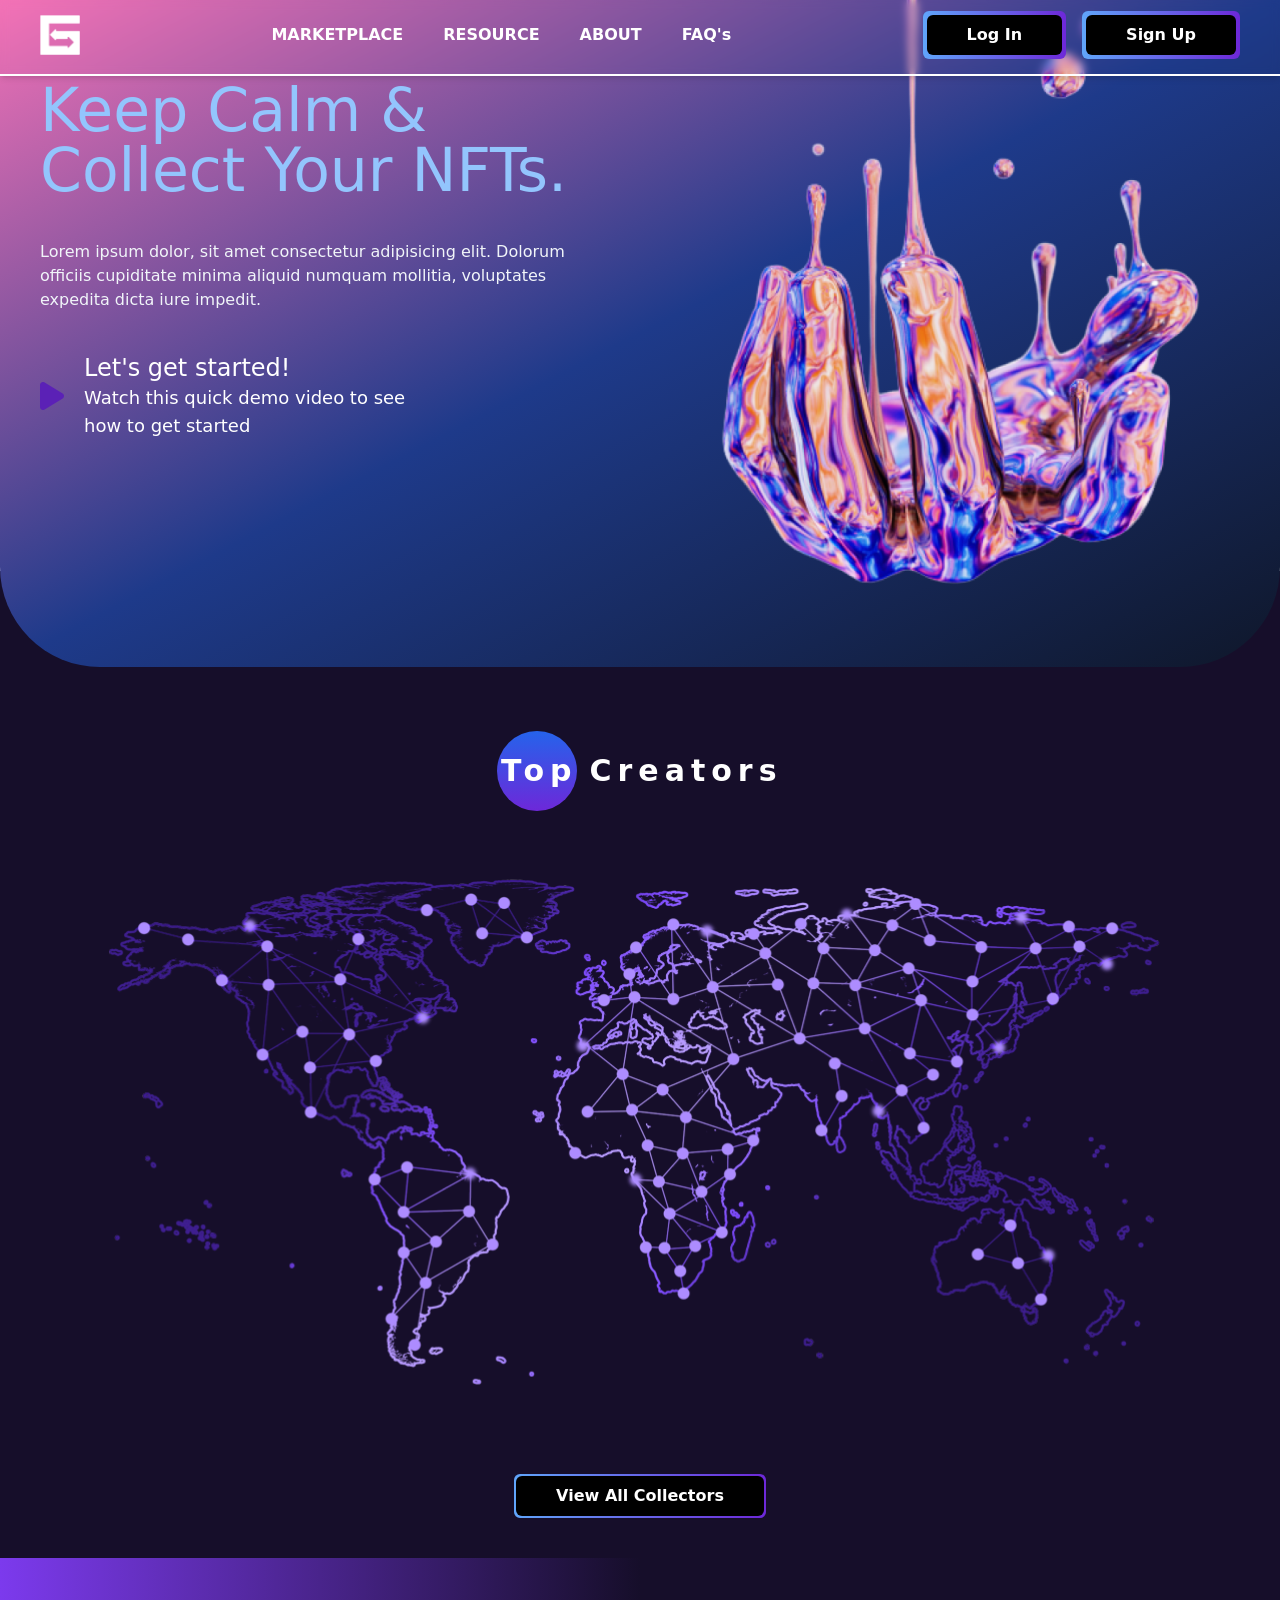
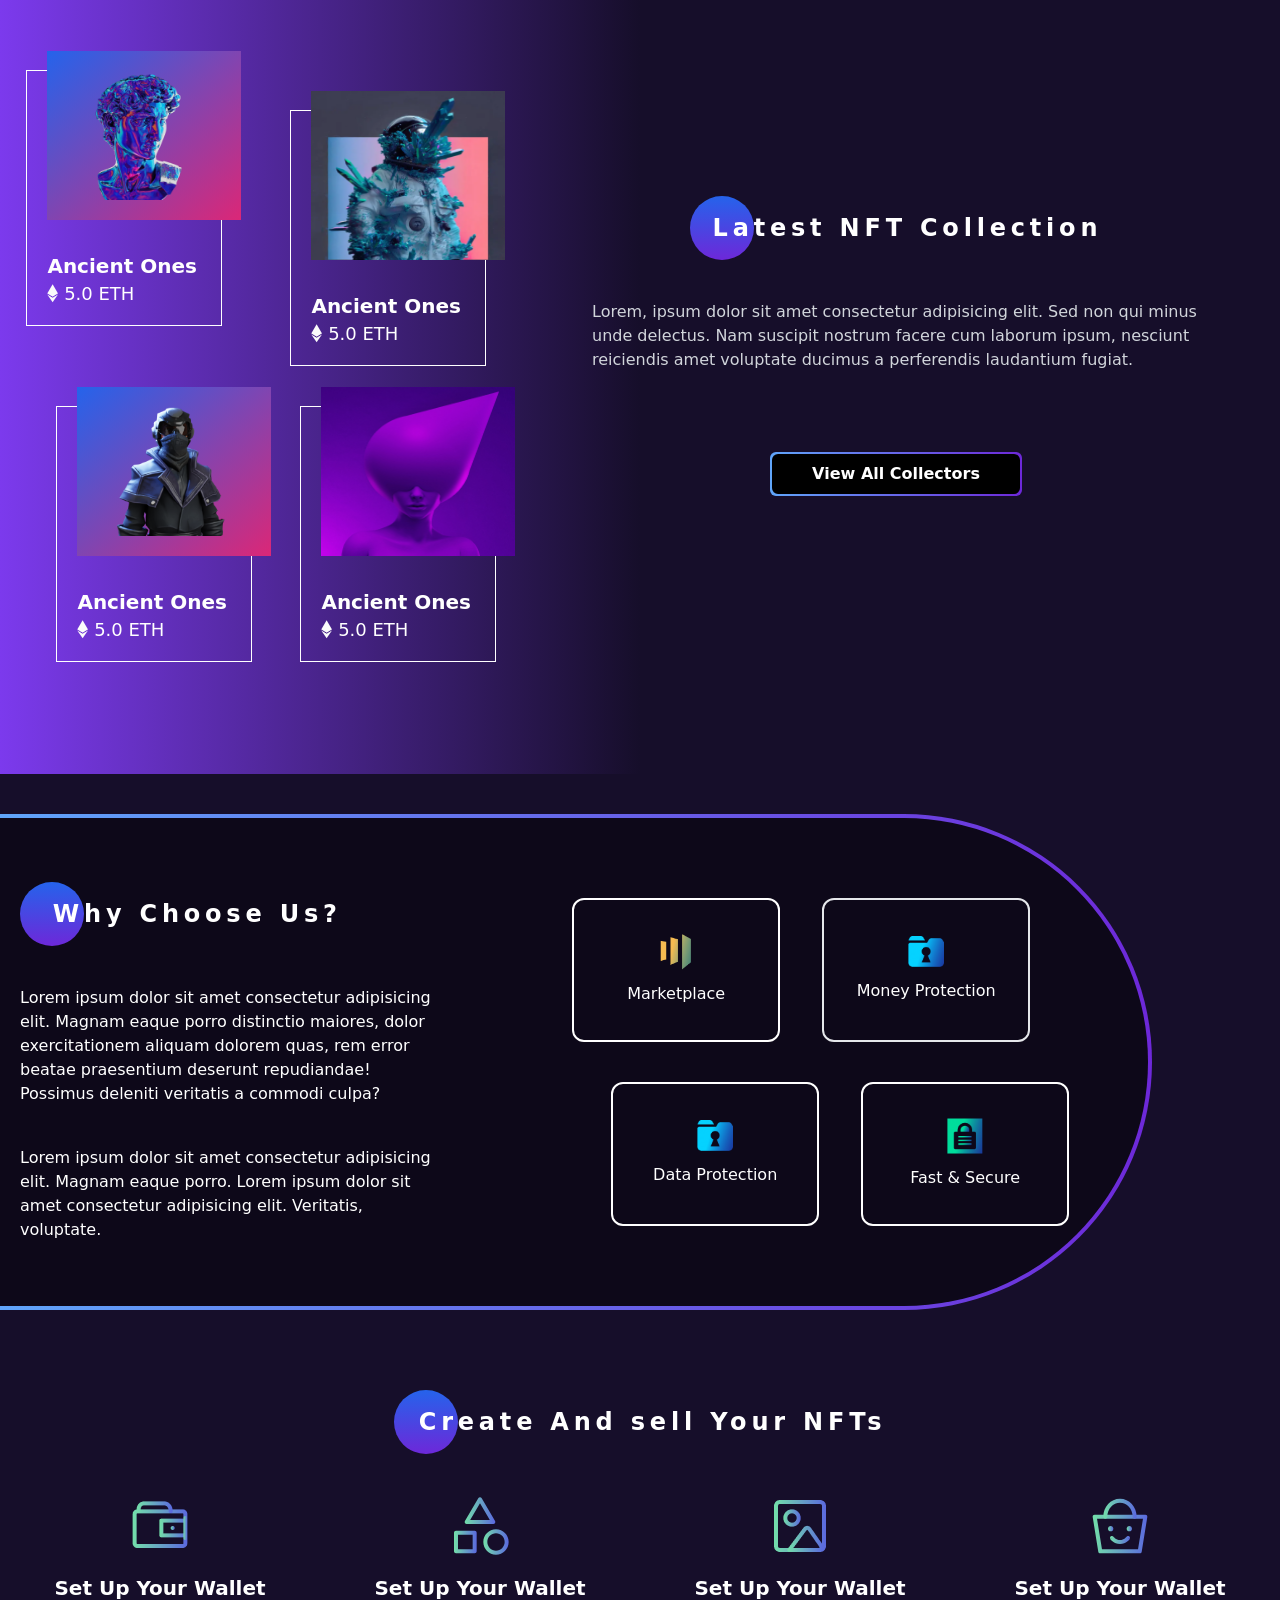
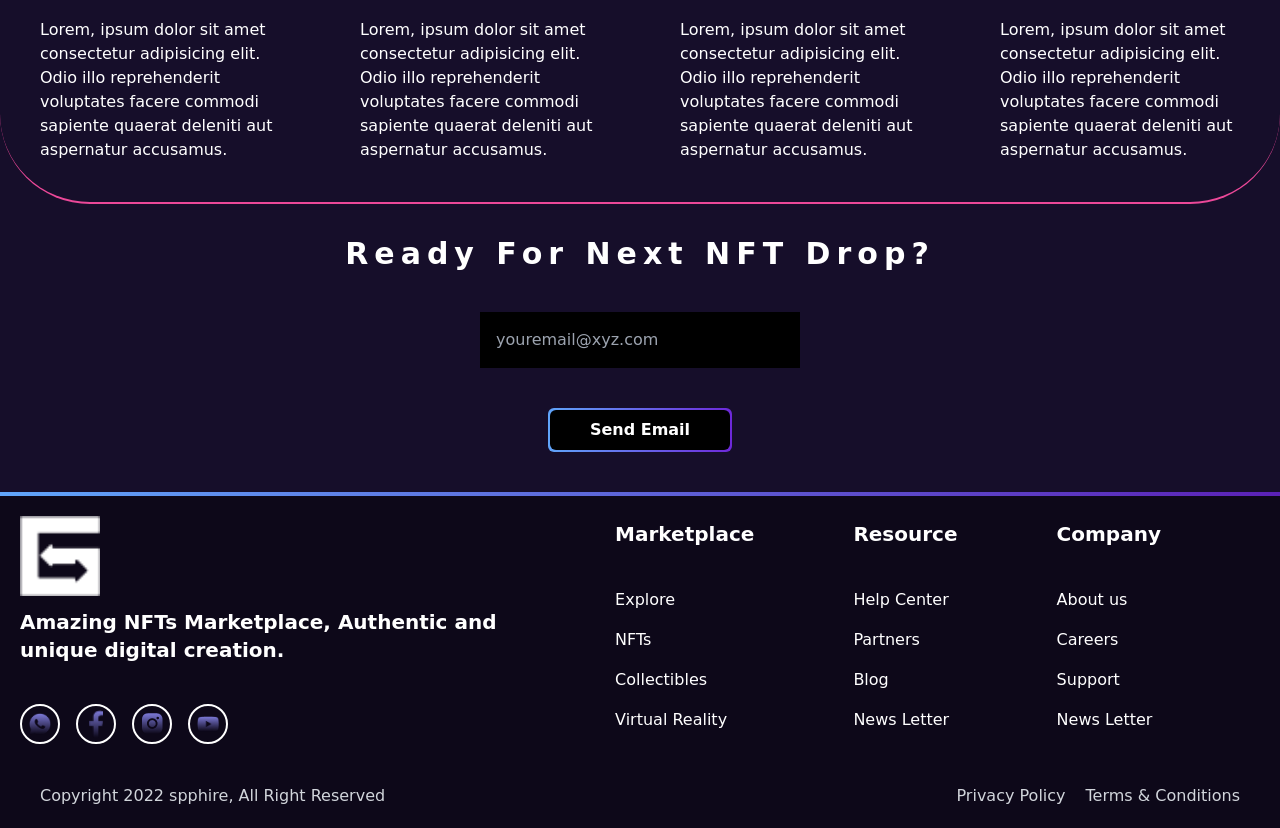
<file: Project-4/main/index.html>
<!DOCTYPE html>
<html lang="en">
<head>
    <meta charset="UTF-8">
    <meta name="viewport" content="width=device-width, initial-scale=1.0">
    <title>NFT</title>
    <!-- .........Stylesheet Link............. -->
    <link rel="stylesheet" href="NFT.css">
    <!-- ...............Font Awesome CDN............. -->
    <link rel="stylesheet" href="https://cdnjs.cloudflare.com/ajax/libs/font-awesome/6.4.2/css/all.min.css" integrity="sha512-z3gLpd7yknf1YoNbCzqRKc4qyor8gaKU1qmn+CShxbuBusANI9QpRohGBreCFkKxLhei6S9CQXFEbbKuqLg0DA==" crossorigin="anonymous" referrerpolicy="no-referrer" />
</head>
<body>
    <header>
        <div class= "bg-gradient-to-br from-pink-400 via-blue-900 to-slate-900 rounded-b-[100px] z-50">
            <nav class="w-full h-20 fixed -top-1 left-0 right-0 backdrop-blur-sm shadow-md border-b-2 border-white px-10 flex items-center justify-between z-50">
                <img class="w-10 md::w-auto" src="./assets/logo.png" alt="logo">
                <ul class="hidden md:flex items-center justify-center gap-x-10 text-white">
                    <li class="font-semibold hover:scale-110 transition-all cursor-pointer">MARKETPLACE</li>
                    <li class="font-semibold hover:scale-110 transition-all cursor-pointer">RESOURCE</li>
                    <li class="font-semibold hover:scale-110 transition-all cursor-pointer">ABOUT</li>
                    <li class="font-semibold hover:scale-110 transition-all cursor-pointer">FAQ's</li>
                </ul>
                <div class="md:hidden">
                    <i class="fa-solid fa-bars fa-2xl text-white"></i>
                </div>
                <div class="hidden md:flex items-center justify-center gap-x-4">
                    <div class="p-1 bg-gradient-to-r from-blue-400 to-violet-700 flex items-center justify-center rounded-md hover:scale-105"><button class="py-2 px-5 lg:px-10 bg-black text-white font-bold rounded-md">Log In</button></div>
                    <div class="p-1 bg-gradient-to-r from-blue-400 to-violet-700 flex items-center justify-center rounded-md hover:scale-105"><button class="py-2 px-5 lg:px-10 bg-black text-white font-bold rounded-md">Sign Up</button></div>
                    
                </div>
            </nav>
            <div class="flex items-start justify-center flex-col md:flex-row gap-y-5 z-10">
                <div class="w-full md:w-3/6 flex items-center flex-col gap-y-10 mt-20 px-5 md:px-10">
                    <h1 class="text-4xl lg:text-6xl font-medium text-blue-300 self-start">Keep Calm & <br>Collect Your NFTs.</h1>
                    <p class="text-slate-100 font-medium self-start">Lorem ipsum dolor, sit amet consectetur adipisicing elit. Dolorum officiis cupiditate minima aliquid numquam mollitia, voluptates expedita dicta iure impedit.</p>
                    <div class="flex items-center justify-center gap-x-5 self-start">
                        <i class="fa-solid fa-play fa-2xl text-violet-800"></i>
                        <div>
                            <h1 class="text-2xl text-white font-medium">Let's get started!</h1>
                            <p class="text-lg text-white">Watch this quick demo video to see<br>how to get started</p>
                        </div>
                    </div>
                </div>
                <div class="w-full md:w-3/6 px-20 md:px-10 lg:px-20">
                    <img src="./assets/image.png" alt="">
                </div>
            </div>
        </div>
        <div class="bg-[#160e2a] w-full pt-40 relative left-0 right-0 -top-32 md:-top-24 -z-20">
            <div class="flex items-center justify-center gap-x-3">
                <div class="h-16 md:h-20 w-16 md:w-20 bg-gradient-to-b from-blue-600 to-violet-700 rounded-[50%] flex items-center justify-end"><h1 class="text-2xl md:text-3xl text-white font-semibold tracking-[.2em]">Top</h1></div>
                <h1 class="text-2xl md:text-3xl text-white font-semibold tracking-[.2em]">Creators</h1>
            </div>
            <img class="px-2 py-5" src="./assets/map.png" alt="">
        </div>
        <div class="w-full py-10 bg-[#160e2a] -mt-36 md:-mt-24">
            <div class="max-h-fit max-w-fit mx-auto p-[2px] bg-gradient-to-r from-blue-400 to-violet-700 flex items-center justify-center rounded-md hover:scale-105"><button class="py-2 px-5 lg:px-10 bg-black text-white font-bold rounded-md">View All Collectors</button></div>
        </div>
    </header>
    <!-- Lestest NFT Collections Section -->
    <section class="bg-[#160e2a]">
        <div class="flex flex-col md:flex-row items-center justify-center bg-gradient-to-r from-violet-600 via-[#160e2a] to-[#160e2a] py-20">
            <div class="w-full px-3 py-8 md:w-2/5">
                <div class="w-full flex items-start justify-around flex-wrap gap-10">
                    <div class="w-2/5 h-64 border-[1px] border-white text-white">
                        <div class="md:relative bottom-5 left-5 bg-gradient-to-br from-blue-600 to-pink-600 h-4/6 px-10 py-5">
                            <img class="h-full" src="./assets/Image 1.png" alt="">
                        </div>
                        <h1 class="text-md md:text-xl font-semibold ml-5 mt-3">Ancient Ones</h1>
                        <p class="text-md md:text-lg font-medium ml-5"><i class="fa-brands fa-ethereum" style="color: #fbfbfb;"></i> 5.0 ETH</p>
                    </div>
                    <div class="w-2/5 h-64 border-[1px] border-white text-white md:mt-10">
                        <img class="md:relative bottom-5 left-5 h-4/6 w-full" src="./assets/merlin.png" alt="">
                        <h1 class="text-md md:text-xl font-semibold ml-5 mt-3">Ancient Ones</h1>
                        <p class="text-md md:text-lg font-medium ml-5"><i class="fa-brands fa-ethereum" style="color: #fbfbfb;"></i> 5.0 ETH</p>
                    </div>
                    <div class="w-2/5 h-64 border-[1px] border-white text-white md:ml-10">
                        <div class="md:relative bottom-5 left-5 bg-gradient-to-br from-blue-600 to-pink-600 h-4/6 px-10 py-5">
                            <img class="h-full" src="./assets/Avatar 1.png" alt="">
                        </div>
                        <h1 class="text-md md:text-xl font-semibold ml-5 mt-3">Ancient Ones</h1>
                        <p class="text-md md:text-lg font-medium ml-5"><i class="fa-brands fa-ethereum" style="color: #fbfbfb;"></i> 5.0 ETH</p>
                    </div>
                    <div class="w-2/5 h-64 border-[1px] border-white text-white md:hidden lg:block">
                        <img class="md:relative bottom-5 left-5 h-4/6 w-full" src="./assets/Avatar2.png" alt="">
                        <h1 class="text-md md:text-xl font-semibold ml-5 mt-3">Ancient Ones</h1>
                        <p class="text-md md:text-lg font-medium ml-5"><i class="fa-brands fa-ethereum" style="color: #fbfbfb;"></i> 5.0 ETH</p>
                    </div>
                </div>
            </div>
            <div class="w-full md:w-3/5">
                <div>
                    <div class="flex items-center justify-center">
                        <div class="h-12 md:h-16 w-12 md:w-16 bg-gradient-to-b from-blue-600 to-violet-700 rounded-[50%] flex items-center justify-end"><h1 class="text-xl md:text-2xl text-white font-semibold tracking-[.2em]">La</h1></div>
                        <h1 class="text-xl md:text-2xl text-white font-semibold tracking-[.2em]">test NFT Collection</h1>                    
                    </div>
                    <p class="text-gray-300 font-medium p-10 md:px-20">Lorem, ipsum dolor sit amet consectetur adipisicing elit. Sed non qui minus unde delectus. Nam suscipit nostrum facere cum laborum ipsum, nesciunt reiciendis amet voluptate ducimus a perferendis laudantium fugiat.</p>
                    <div class="w-full py-10">
                        <div class="max-h-fit max-w-fit mx-auto p-[2px] bg-gradient-to-r from-blue-400 to-violet-700 flex items-center justify-center rounded-md hover:scale-105"><button class="py-2 px-5 lg:px-10 bg-black text-white font-bold rounded-md">View All Collectors</button></div>
                    </div>
                </div>
            </div>
        </div>
    </section>
    <!-- Why Choose Us Section -->
    <section class="bg-[#160e2a] md:py-10">
            <div class="h-auto w-full md:w-[90%] py-1 pr-1 bg-gradient-to-r from-blue-400 to-violet-700 flex items-center justify-center md:rounded-r-full">
                <div class="bg-[#0d0819] w-full md:rounded-r-full py-16 flex items-center justify-center flex-col md:flex-row gap-y-5">
                    <div class="w-full md:w-2/5">
                        <div class="flex items-center justify-start px-5">
                            <div class="h-12 md:h-16 w-12 md:w-16 bg-gradient-to-b from-blue-600 to-violet-700 rounded-[50%] flex items-center justify-end"><h1 class="text-xl md:text-2xl text-white font-semibold tracking-[.2em]">W</h1></div>
                            <h1 class="text-xl md:text-2xl text-white font-semibold tracking-[.2em]">hy Choose Us?</h1>                    
                        </div>
                        <p class="text-white font-medium px-5 py-10">Lorem ipsum dolor sit amet consectetur adipisicing elit. Magnam eaque porro distinctio maiores, dolor exercitationem aliquam dolorem quas, rem error beatae praesentium deserunt repudiandae! Possimus deleniti veritatis a commodi culpa?</p>                       
                        <p class="text-white font-medium px-5">Lorem ipsum dolor sit amet consectetur adipisicing elit. Magnam eaque porro. Lorem ipsum dolor sit amet consectetur adipisicing elit. Veritatis, voluptate.</p>                       
                    </div>
                    <div class="w-full md:w-3/5 md:pl-5 lg:pl-28">
                        <div class="grid grid-cols-1 md:grid-cols-[210px_210px] gap-10 w-full">
                            <div class="border-2 border-white bg-[#0d0819] rounded-xl h-36 w-52 mx-auto flex items-center justify-center flex-col">
                                <img class="w-9" src="./assets/simple-icons_marketo.png" alt="">
                                <p class="text-white font-medium mt-3">Marketplace</p>
                            </div>
                            <div class="border-2 border- bg-[#0d0819] rounded-xl h-36 w-52 mx-auto flex items-center justify-center flex-col">
                                <img class="w-9" src="./assets/Vector2.png" alt="">
                                <p class="text-white font-medium mt-3">Money Protection</p>
                            </div>
                            <div class="border-2 border-white bg-[#0d0819] rounded-xl md:ml-10 h-36 w-52 mx-auto flex items-center justify-center flex-col">
                                <img class="w-9" src="./assets/Vector.png" alt="">
                                <p class="text-white font-medium mt-3">Data Protection</p>
                            </div>
                            <div class="border-2 border-white bg-[#0d0819] rounded-xl md:ml-10 h-36 w-52 mx-auto flex items-center justify-center flex-col">
                                <img class="w-9" src="./assets/healthicons.png" alt="">
                                <p class="text-white font-medium mt-3">Fast & Secure</p>
                            </div>
                        </div>
                    </div>

                </div>
            </div>    
    </section>
    <!-- Create and sell your NFT Section -->
    <section class="bg-[#160e2a] py-10 border-b-2 border-b-pink-500 rounded-b-[90px]">
        <div>
            <div class="flex items-center justify-center">
                <div class="h-12 md:h-16 w-12 md:w-16 bg-gradient-to-b from-blue-600 to-violet-700 rounded-[50%] flex items-center justify-end"><h1 class="text-xl md:text-2xl text-white font-semibold tracking-[.2em]">Cr</h1></div>
                <h1 class="text-xl md:text-2xl text-white font-semibold tracking-[.2em]">eate And sell Your NFTs</h1>                    
            </div>
        </div>
        <div class="flex flex-col md:flex-row gap-y-4 mt-10">
            <div class="w-full md:w-[25%] flex items-center justify-center flex-col gap-y-4 px-10 text-white">
                <img src="./assets/wallet-one.png" alt="">
                <h1 class="text-xl font-semibold">Set Up Your Wallet</h1>
                <p>Lorem, ipsum dolor sit amet consectetur adipisicing elit. Odio illo reprehenderit voluptates facere commodi sapiente quaerat deleniti aut aspernatur accusamus.</p>
            </div>
            <div class="w-full md:w-[25%] flex items-center justify-center flex-col gap-y-4 px-10 text-white">
                <img src="./assets/triangle-round-rectangle.svg" alt="">
                <h1 class="text-xl font-semibold">Set Up Your Wallet</h1>
                <p>Lorem, ipsum dolor sit amet consectetur adipisicing elit. Odio illo reprehenderit voluptates facere commodi sapiente quaerat deleniti aut aspernatur accusamus.</p>
            </div>
            <div class="w-full md:w-[25%] flex items-center justify-center flex-col gap-y-4 px-10 text-white">
                <img src="./assets/picture.png" alt="">
                <h1 class="text-xl font-semibold">Set Up Your Wallet</h1>
                <p>Lorem, ipsum dolor sit amet consectetur adipisicing elit. Odio illo reprehenderit voluptates facere commodi sapiente quaerat deleniti aut aspernatur accusamus.</p>
            </div>
            <div class="w-full md:w-[25%] flex items-center justify-center flex-col gap-y-4 px-10 text-white">
                <img src="./assets/shopping-bag.svg" alt="">
                <h1 class="text-xl font-semibold">Set Up Your Wallet</h1>
                <p>Lorem, ipsum dolor sit amet consectetur adipisicing elit. Odio illo reprehenderit voluptates facere commodi sapiente quaerat deleniti aut aspernatur accusamus.</p>
            </div>
        </div>
    </section>
    <!-- Ready For Next Drop Email Section -->
    <section class="bg-[#160e2a] py-10 pt-36 relative -top-28 left-0 right-0 -z-10">
        <div class="flex items-center justify-center flex-col gap-y-10">
            <h1 class="text-xl md:text-3xl text-white font-semibold tracking-[.2em]">Ready For Next NFT Drop?</h1>
            <input class="h-14 w-80 bg-black text-white py-1 px-4" type="email" name="" id="" placeholder="youremail@xyz.com">
            <div class="max-h-fit max-w-fit mx-auto p-[2px] bg-gradient-to-r from-blue-400 to-violet-700 flex items-center justify-center rounded-md hover:scale-105"><button class="py-2 px-5 lg:px-10 bg-black text-white font-bold rounded-md">Send Email</button></div>
        </div>
    </section>
    <!-- footer section -->
    <footer class="bg-gradient-to-r from-blue-400 to-violet-800 pt-1 -mt-28">
        <div class="bg-[#0d0819]">
            <div class="w-full p-5 flex items-center justify-center gap-y-10 flex-col md:flex-row text-white">
                <div class="w-full md:w-2/5 flex items-start justify-center flex-col gap-y-10">
                    <div>
                        <img class="w-20" src="./assets/logo.png" alt="">
                        <h1 class="font-semibold text-xl mt-3">Amazing NFTs Marketplace, Authentic and unique digital creation.</h1>
                    </div>
                    <div class="flex items-center justify-center gap-x-4">
                        <div class="h-10 w-10 flex items-center justify-center bg-[#0d0819] border-2 border-white rounded-[50%] cursor-pointer hover:scale-105">
                            <img class="w-3/5" src="./assets/whatsapp.png" alt="">
                        </div>
                        <div class="h-10 w-10 flex items-center justify-center bg-[#0d0819] border-2 border-white rounded-[50%] cursor-pointer hover:scale-105">
                            <img class="w-2/5" src="./assets/fb.png" alt="">
                        </div>
                        <div class="h-10 w-10 flex items-center justify-center bg-[#0d0819] border-2 border-white rounded-[50%] cursor-pointer hover:scale-105">
                            <img class="w-3/5" src="./assets/insta.png" alt="">
                        </div>
                        <div class="h-10 w-10 flex items-center justify-center bg-[#0d0819] border-2 border-white rounded-[50%] cursor-pointer hover:scale-105">
                            <img class="w-3/5" src="./assets/yt.png" alt="">
                        </div>
                    </div>
                </div>
                <div class="w-full md:w-3/5 flex items-center justify-evenly text-">
                    <div>
                        <h1 class="font-semibold text-xl">Marketplace</h1>
                        <ul class="mt-8">
                            <li class="py-2 font-medium hover:scale-105">Explore</li>
                            <li class="py-2 font-medium hover:scale-105">NFTs</li>
                            <li class="py-2 font-medium hover:scale-105">Collectibles</li>
                            <li class="py-2 font-medium hover:scale-105">Virtual Reality</li>
                        </ul>
                    </div>
                    <div>
                        <h1 class="font-semibold text-xl">Resource</h1>
                        <ul class="mt-8">
                            <li class="py-2 font-medium hover:scale-105">Help Center</li>
                            <li class="py-2 font-medium hover:scale-105">Partners</li>
                            <li class="py-2 font-medium hover:scale-105">Blog</li>
                            <li class="py-2 font-medium hover:scale-105">News Letter</li>
                        </ul>
                    </div>
                    <div>
                        <h1 class="font-semibold text-xl">Company</h1>
                        <ul class="mt-8">
                            <li class="py-2 font-medium hover:scale-105">About us</li>
                            <li class="py-2 font-medium hover:scale-105">Careers</li>
                            <li class="py-2 font-medium hover:scale-105">Support</li>
                            <li class="py-2 font-medium hover:scale-105">News Letter</li>
                        </ul>
                    </div>
                </div>
            </div>
            <div class="w-full py-5 px-10 flex items-center justify-between flex-col md:flex-row gap-y-3 text-gray-300">
                <div>
                    <p>Copyright 2022 spphire, All Right Reserved</p>
                </div>
                <div>
                    <div class="flex items-center justify-center gap-x-5">
                        <p>Privacy Policy</p>
                        <p>Terms & Conditions</p>
                    </div>
                </div>
            </div>
        </div>
    </footer>
    
</body>
</html>
</file>
<file: Project-1/E-guru.css>
@import url('https://fonts.googleapis.com/css2?family=Roboto+Condensed:wght@500&display=swap');
body{
    margin: 0;
}
.head{
    margin: 2% 6%;
    display: flex;
    flex-direction: row;
    justify-content: space-between;
    align-items: center;
}
.menu{
    display: none;
}
.logo{
    display: flex;
    flex-direction: row;
    align-items: center;
    gap: 8px;
}
.logo>img{
    width: 28%;
}
.links{
    display: flex;
    align-items: center;
    gap: 60px;
}
a{
    text-decoration: none;
    color: #c0c0c0;
}
a:hover{
    color: #fc5b11;
}
.user-profile{
    display: none;
}
.singn-up{
    background-color: white;
}
.main{
    display: flex;
    flex-direction: row;
    justify-content: space-between;
    align-items: center;
    height: 300px;
    margin: 50px 6% 0px 6%;
    padding-bottom: 50px;
    margin-bottom: 50px;
    position: relative;
}
.left{
    font-family: 'Roboto Condensed', sans-serif;
    width: 50%;
}
.left-1 > h1{
    font-size: 50px;
    width: 80%;
    display: inline;
}
.main-image-bg{
    position: absolute;
    width: 250px;
    height: 90%;
    top: 25px;
    right: 200px;
    z-index: 12;
}
.main-image{
    position: absolute;
    width: 150px;
    height: 90%;
    top: 22px;
    right: 250px;
    z-index: 36;    
}
.main-image-pattern{
    position: absolute;
    width: 250px;
    height: 90%;
    top: 15px;
    right: 190px;
    z-index: 48;
}
.curve-arrow{
    position: absolute;
    width: 150px;
    height: 40%;
    top: 70%;
    left: 25%;
}
.orange-arrow{
    position: absolute;
    width: 2%;
    top: 1%;
    left: 40%;
}
.green-arrow{
    position: absolute;
    width: 2%;
    bottom: 10%;
    right: 40%;
}
.circle{
    position: absolute;
    width: 2%;
    bottom: 20%;
    right: 12%;
}
.left-1 > p{
    border-left: 1px solid silver;
    padding-left: 10px;
    color: silver;
    font-size: 20px;
    padding-right: 150px;
}
.button{
    padding: 10px 20px;
    border-radius: 0%;
    border: 1px solid black;
    font-size: 15px;
    cursor: pointer;
}
.get-started{
    background-color: #fc5b11;
    color: #ffffff;
}
.learn-more{
    background: white;
    margin-left: 15px;
}
.footor{
    background-color: #262543; 
    margin-top: 20px;
    padding: 2% 6%;
}
.footor-containt{
    display: flex;
    flex-direction: row;
    justify-content: start;
    color: white;
    gap: 70px;
    align-items: center;
}
.vector-3{
    background-color: #1cd7af;
}
.vector-2{
    background-color: #fc5b11;
}
.vector-1{
    background-color: #525bf1;
}
.image{
    padding: 10px;
    border-radius: 5px;
    width: 20px;
    height: 20px;
    margin-bottom: 10px;
}
.containt > h3{
    font-family: 'Roboto Condensed', sans-serif;
    font-weight: 100;
}
.containt-1 > h3{
    font-size: 35px;
    margin-top: 15px;
}
@media screen and (max-width: 800px) {
    .head{
        margin: 2% 6%;
        display: flex;
        flex-direction: row;
        justify-content: space-between;
        align-items: center;
    }
    .links{
        display: none;
    }
    .menu{
        display: block;
    }
    .singn-up{
        display: none;
    }
    .user-profile{
        display: block;
    }
    .logo{
        display: flex;
        flex-direction: row;
        align-items: center;
        gap: 8px;
    }
    .main{
        display: flex;
        flex-direction: column;
        justify-content: start;
        align-items: start;
        height: 400px;
        margin: 50px 6% 0px 6%;
        padding-bottom: 50px;
        margin-bottom: 50px;
        position: relative;
    }
    .left{
        font-family: 'Roboto Condensed', sans-serif;
        width: 100%;
        gap: 260px;
        display: flex;
        flex-direction: column;
    }
    .left-1 > h1{
        font-size: 35px;
        width: 100%;
    }
    .left-1 > p{
        border-left: 2px solid silver;
        padding: 5px 0px 5px 10px;
        color: silver;
        font-size: 15px;
        width: 90%;
    }
    .main-image-bg{
        position: absolute;
        width: 250px;
        height: 50%;
        top: 35%;
        right: 23%;
        z-index: 12;
    }
    .main-image{
        position: absolute;
        width: 150px;
        height: 50%;
        top: 35%;
        right: 32%;
        z-index: 36;    
    }
    .main-image-pattern{
        position: absolute;
        width: 250px;
        height: 50%;
        top: 32%;
        right: 21%;
        z-index: 48;
    }
    .curve-arrow{
        position: absolute;
        width: 30%;
        height: 15%;
        top: 105%;
        left: 65%;
    }
    .orange-arrow{
        position: absolute;
        width: 4%;
        left: 10%;
        top: 35%;
    }
    .green-arrow{
        position: absolute;
        width: 4%;
        top: 85%;
        left: 10%;
    }
    .circle{
        position: absolute;
        width: 4%;
        top: 75%;
        right: 12%;
    }
    .left-2{
        width: 100%;
    }
    .get-started{
        background-color: #fc5b11;
        color: #ffffff;
        padding: 15px 40px;
        border-radius: 0%;
        border: 1px solid black;
        font-size: 15px;
        cursor: pointer;
        margin-left: 10px;
    }
    .learn-more{
        background: white;
        margin-left: 15px;
        padding: 15px 40px;
        border-radius: 0%;
        border: 1px solid black;
        font-size: 15px;
        cursor: pointer;
    }
    .footor{
        background-color: #262543; 
        margin-top: 100px;
        padding: 2% 6%;
    }
    .footor-containt{
        display: flex;
        flex-direction: column;
        justify-content: center;
        color: white;
        gap: 70px;
        align-items: center;
    }
    .containt{
        display: flex;
        flex-direction: column;
        justify-content: center;
        font-size: larger;
        align-items: center;
        padding-left: 15%;
        padding-right: 15%;
    }
    .containt > p{
        margin-top: 5px;
        text-align: center;
    }
    .containt > h3 {
        margin-bottom: 5px;
        text-align: center;
    }
    
}
</file>
<file: Project-2/hospital.css>
@import url('https://fonts.googleapis.com/css2?family=Fira+Sans:wght@300;400;500;600&family=Poppins:wght@300;400;500;600&display=swap');
*{
    margin: 0;
    padding: 0;
    box-sizing: border-box;
    font-family: 'Fira Sans', sans-serif;
    font-family: 'Poppins', sans-serif;
}
header{
    width: 100%;
    height: auto;
    background-image: url(./assets/background.png);
    background-size: cover;
    background-repeat: no-repeat;
}
nav{
    width: 100%;
    height: 60px;
    display: flex;
    align-items: center;
    justify-content: space-around;
    padding: 0px 40px;
    color: white;
    
}
ul{
    display: flex;
    list-style: none;
    column-gap: 50px;
}

nav>ul>li{
    cursor: pointer;
}
nav>ul>li:hover{
    color: #f9f9f9;
    font-weight: 500;
    transform: scale(1.1);
    transition: all 0.5s ease-in-out;
}
nav>button{
    padding: 10px 25px;
    font-weight: 500;
    background-color: #2992b8;
    border: none;
    cursor: pointer;
}
nav>button:hover{
    background-color: #084256;
    color: white;
    transition: all 0.5s ease-in-out;
}
section.hero{
    display: flex;
    align-items: center;
    justify-content: center;
    color: white;
}
section.hero>.left{
    width: 50%;
    padding: 20px 40px;
}
.left>h1{
    font-size: 3.5rem;
    font-weight: 600;
}
.left>p{
    font-size: 17px;
    font-weight: 600;
    color: #f9f9f9;
    margin-top: 20px;
}
.left>.btn{
    padding: 10px 20px;
    border: none;
    border-radius: 20px;
    margin: 30px 10px 10px 10px;
    font-size: 17px;
    font-weight: 500;
    cursor: pointer;
}
.left>.btn1{
    background: #2992b8;
    color: #f9f9f9;
}
.left>.btn1:hover{
    background-color: #084256;
    color: #fff;
}
.left>.btn2:hover{
    background-color: #2992b8;
}
.left>.btn2{
    background: transparent;
    border: 2px solid gray;
    color: #fff;
}
.right{
    width: 50%;
    margin: 50px 0;
}
.right>.form{
    background-color: #fff;
    color: #111;
    border-radius: 20px;
    width: 70%;
    margin: 0 auto;
    padding: 50px ;
    display: flex;
    flex-direction: column;
    align-items: center;
    justify-content: center;
}
.form label,input,select{
    display: block;
    width: 300px;
    height: 35px;
    padding-left: 10px;
}
.form label{
    margin-top: 10px;
}
.form .submit-btn{
    padding-top: 16px;
    text-align: center;
}
.submit-btn>button{
    padding: 7px 16px;
    font-weight: 500;
    background-color: #2992b8;
    color: #f9f9f9;
    border: none;
    border-radius: 20px;
    cursor: pointer;
}
.submit-btn>button:hover{
    background-color: #084256;
    color: #fff;
}
.medicine{
    padding: 40px;
    text-align: center;
}
.medicine>h1{
    font-size: 2.6rem;
    margin-bottom: 16px;
}
.medicine>p{
    width: 70%;
    margin: 0 auto;
}
.container{
    margin: 60px;
    display: flex;
    align-items: center;
    justify-content: center;
    gap: 10px;

}
.container>.box{
    width: 30%;
    height: auto;
    max-height:400px;
    border-radius: 20px;
    overflow: hidden;
}
.box>.profile{
    height: 120px;
    display: flex;
    align-items: center;
    justify-content: center;
    column-gap: 10px;
    background-color: #2992b8;
}
.profile>.profile-box{
    height: 40px;
    width: 40px;
    display: flex;
    align-items: center;
    justify-content: center;
    background-color: #fff;
    border-radius: 50%
}
.box>.content{
    padding: 10px;
    background-color: #f0f0f0;
}
.box>.content>p{
    padding: 5px;
    text-align: left;
}
.box>.content>button{
    margin-top: 10px;
    background-color: transparent;
    font-size: 18px;
    font-weight: 500;
    border: none;
    color: #2992b8;
    cursor: pointer;
}
.box>.content>button:hover{
    color: #084256;
}
.container>.mybox{
    padding: 20px 15px;
    display: flex;
    align-items: baseline;
    justify-content: center;
    column-gap: 10px;
}
.mybox>i{
    color: #2992b8;
    transform: rotate(90deg);
}
.mybox>.text{
    text-align: left;
}
/* ............User Review Styling............. */
.my-container{
    flex-wrap: wrap;
    gap: 10px;
}
.container>.boxes{
    width: 30%;
    height: auto;
    max-height: 300px;
    padding: 20px 10px;
    background-color: #f0f0f0;
    border-radius: 10px;
}
.star>i{
  color: gold;
}
.para{
    margin-top: 20px;
    text-align: left;
    padding: 5px 15px;
}
.para>img{
    margin-top: 16px;
}
.medi-color{
    background-color: #f0f0f0;
}
/* ...........Pricing Section Styling............ */
.pricing{
    width: 100%;
    padding: 20px 10px;
    display: flex;
    align-items: center;
    justify-content: space-around;
}
.price-cont{
    width: 30%;
    border: 1px solid #2992b8;
    border-radius: 20px;
    transition: all .7s ease-in-out;
}
.price-tag{
    height: 250px;
    display: flex;
    align-items: center;
    justify-content: center;
    flex-direction: column;
    row-gap: 10px;
}
.price-tag>h1{
    font-size: 2.5rem;
    font-weight: 600;
}
.price-tag>p{
    width: 70%;
    text-align: center;
    font-weight: 500;
}
.price{
    display: flex;
    column-gap: 6px;
    align-items: center;
    justify-content: center;
}
.price>h1{
    font-size: 3.5rem;
    color: #2992b8;
}
.price>p{
    font-weight: 600;
}
.checkbox{
    display: flex;
    align-items: baseline;
    justify-content: center;
    column-gap: 20px;
    margin-top: 10px;
}
.checkbox>.icon{
    height: 28px;
    width: 28px;
    background-color:#43ba66;
    border-radius: 50%;
    display: flex;
    align-items: center;
    justify-content: center;
}
.checkbox>.icon5, .icon6{
    background-color: gray
}
.checkbox>.icon6{
    background-color: gray
}
.checkbox>h1{
    width: 70%;
    font-size: 1.1rem;
}
.price-cont>.btn{
    text-align: center;
}
.price-cont>.btn>button{
    padding: 10px 50px;
    margin: 10px auto;
    border: none;
    font-size: 17px;
    font-weight: 500;
    border-radius: 10px;
    cursor: pointer;
    background-color: #2992b8;
    transition: all 0.5s ease;
}
.price-cont>.btn>button:hover{
    background-color: #084256;
    color: #fff;
    border: 1px solid #2992b8;
    transform: scale(1.1);
}
.price-cont:hover{
    transform: scaleY(1.1);
    background-color: #084256;
    color: #fff;
}
/* ..............Mail Subscribe Section............ */
.sub{
    margin-top: 40px;
    padding: 30px 10px;
    background-color: #084256;
    color: #fff;
    display: flex;
    align-items: center;
    justify-content: space-around;
}
.sub-text, .email{
    width: 35%;
}
.sub-text>h1{
    margin-bottom: 10px;
}
.email input{
    display: inline-block;
    height: 50px;
    padding: 5px 10px;
    width: 200px;
    border-radius: 10px;
}
.email button{
    height: 50px;
    padding: 5px 20px;
    border-radius: 10px;
    background-color: #2992b8;
    border: none;
    cursor: pointer;
}
.email button:hover{
    background-color: #084256;
    color: #fff;
    border: 1.5px solid #2992b8;
}
.footer{
    padding: 30px 10px;
    display: flex;
    align-items: baseline;
    justify-content: space-around;
}
.social{
    margin-top: 35px;
    width: 150px;
    display: flex;
    align-items: center;
    justify-content: space-between;
}
.social>i{
    color: #2992b8;
    cursor: pointer;
    transition: all .5s ease;
}
.social>i:hover{
    color: #084256;
    transform: scale(1.1);
}
.footer>.box{
    width: 20%;
    padding: 10px;
}
.footer>.box>h1{
    font-size: 1.8rem;
    margin-bottom: 20px;
}
.footer>.box ul{
    display: flex;
    flex-direction: column;
    align-items: baseline;
    justify-content: center;
}
.footer>.box ul>li{
    color: gray;
    padding: 5px 0;
    cursor: pointer;
    transition: all .5s ease;
}
.box ul>li:hover{
    color: #111;
    transform: scale(1.1);
}
@media screen and (max-width:768px){
    nav{
        height: 120px;
        align-items: baseline;
        padding: 10px 10px;
    }
    nav>ul{
        position: absolute;
        top: 60px;
        column-gap: 30px;
    }
    nav>button{
        padding: 7px 20px;
    }
    section.hero{
        flex-direction: column;
    }
    section.hero .left,.right{
        width: 100%;
    }
    .left>h1{
        font-size: 2.8rem;
    }
    .left>.btn1{
        margin: 30px 0 0 0;
    }
    .left>.btn2{
        margin: 16px 0 0 0;
    }
    .right>.form{
        width: 90%;
        padding: 20px;
    }
    .medicine{
        padding: 60px 10px
    }
    .medicine>h1{
        font-size: 2rem;
        margin-bottom: 10px;
    }
    .medicine>p{
        width: 100%;
    }
    .container{
        margin: 40px 10px;
        flex-direction: column;
    }
    .container>.box{
        width: 100%;
    }
    .box>.content{
        padding: 10px 30px;
    }
    .container>.boxes{
        width: 100%;
    }
    .pricing{
        flex-direction: column;
        row-gap: 35px;
    }
    .price-cont{
        width: 100%;
    }
    .sub{
        flex-direction: column;
        row-gap: 40px;
    }
    .sub-text, .email{
        width: 100%;
        padding-left: 5px;
    }
    .footer{
        flex-direction: column;
        flex-wrap: nowrap;
        row-gap: 20px;
    }
    .footer>.box{
        width: 70%;
        padding: 10px 10px;
    }
}
@media screen and (min-width: 769px) and (max-width:900px){
    .left>h1{
        font-size: 3rem;
    }
    .right>.form{
        width: 90%;
    }
    .medicine{
        padding: 40px 10px;
    }
    .container{
        margin: 40px 10px;
    }
    .container>.box{
        width: 33%;
        max-height: 450px;
    }
    .profile>h1{
        font-size: 1.3rem;
    }
    .container>.boxes{
        width: 33%;
        max-height: 330px;
    }
    .my-container{
        column-gap: 50px;
    }
    .price-cont{
        width: 33%;
    }
    .sub-text, .email{
        width: 45%;
    }
    .footer{
        flex-wrap: wrap;
    }
    .footer>.box{
        width: 50%;
        padding: 10px 40px;
    }
}
</file>
<file: Project-3/main/bike.css>
/*
! tailwindcss v3.3.3 | MIT License | https://tailwindcss.com
*/

/*
1. Prevent padding and border from affecting element width. (https://github.com/mozdevs/cssremedy/issues/4)
2. Allow adding a border to an element by just adding a border-width. (https://github.com/tailwindcss/tailwindcss/pull/116)
*/

*,
::before,
::after {
  box-sizing: border-box;
  /* 1 */
  border-width: 0;
  /* 2 */
  border-style: solid;
  /* 2 */
  border-color: #e5e7eb;
  /* 2 */
}

::before,
::after {
  --tw-content: '';
}

/*
1. Use a consistent sensible line-height in all browsers.
2. Prevent adjustments of font size after orientation changes in iOS.
3. Use a more readable tab size.
4. Use the user's configured `sans` font-family by default.
5. Use the user's configured `sans` font-feature-settings by default.
6. Use the user's configured `sans` font-variation-settings by default.
*/

html {
  line-height: 1.5;
  /* 1 */
  -webkit-text-size-adjust: 100%;
  /* 2 */
  -moz-tab-size: 4;
  /* 3 */
  -o-tab-size: 4;
     tab-size: 4;
  /* 3 */
  font-family: ui-sans-serif, system-ui, -apple-system, BlinkMacSystemFont, "Segoe UI", Roboto, "Helvetica Neue", Arial, "Noto Sans", sans-serif, "Apple Color Emoji", "Segoe UI Emoji", "Segoe UI Symbol", "Noto Color Emoji";
  /* 4 */
  font-feature-settings: normal;
  /* 5 */
  font-variation-settings: normal;
  /* 6 */
}

/*
1. Remove the margin in all browsers.
2. Inherit line-height from `html` so users can set them as a class directly on the `html` element.
*/

body {
  margin: 0;
  /* 1 */
  line-height: inherit;
  /* 2 */
}

/*
1. Add the correct height in Firefox.
2. Correct the inheritance of border color in Firefox. (https://bugzilla.mozilla.org/show_bug.cgi?id=190655)
3. Ensure horizontal rules are visible by default.
*/

hr {
  height: 0;
  /* 1 */
  color: inherit;
  /* 2 */
  border-top-width: 1px;
  /* 3 */
}

/*
Add the correct text decoration in Chrome, Edge, and Safari.
*/

abbr:where([title]) {
  -webkit-text-decoration: underline dotted;
          text-decoration: underline dotted;
}

/*
Remove the default font size and weight for headings.
*/

h1,
h2,
h3,
h4,
h5,
h6 {
  font-size: inherit;
  font-weight: inherit;
}

/*
Reset links to optimize for opt-in styling instead of opt-out.
*/

a {
  color: inherit;
  text-decoration: inherit;
}

/*
Add the correct font weight in Edge and Safari.
*/

b,
strong {
  font-weight: bolder;
}

/*
1. Use the user's configured `mono` font family by default.
2. Correct the odd `em` font sizing in all browsers.
*/

code,
kbd,
samp,
pre {
  font-family: ui-monospace, SFMono-Regular, Menlo, Monaco, Consolas, "Liberation Mono", "Courier New", monospace;
  /* 1 */
  font-size: 1em;
  /* 2 */
}

/*
Add the correct font size in all browsers.
*/

small {
  font-size: 80%;
}

/*
Prevent `sub` and `sup` elements from affecting the line height in all browsers.
*/

sub,
sup {
  font-size: 75%;
  line-height: 0;
  position: relative;
  vertical-align: baseline;
}

sub {
  bottom: -0.25em;
}

sup {
  top: -0.5em;
}

/*
1. Remove text indentation from table contents in Chrome and Safari. (https://bugs.chromium.org/p/chromium/issues/detail?id=999088, https://bugs.webkit.org/show_bug.cgi?id=201297)
2. Correct table border color inheritance in all Chrome and Safari. (https://bugs.chromium.org/p/chromium/issues/detail?id=935729, https://bugs.webkit.org/show_bug.cgi?id=195016)
3. Remove gaps between table borders by default.
*/

table {
  text-indent: 0;
  /* 1 */
  border-color: inherit;
  /* 2 */
  border-collapse: collapse;
  /* 3 */
}

/*
1. Change the font styles in all browsers.
2. Remove the margin in Firefox and Safari.
3. Remove default padding in all browsers.
*/

button,
input,
optgroup,
select,
textarea {
  font-family: inherit;
  /* 1 */
  font-feature-settings: inherit;
  /* 1 */
  font-variation-settings: inherit;
  /* 1 */
  font-size: 100%;
  /* 1 */
  font-weight: inherit;
  /* 1 */
  line-height: inherit;
  /* 1 */
  color: inherit;
  /* 1 */
  margin: 0;
  /* 2 */
  padding: 0;
  /* 3 */
}

/*
Remove the inheritance of text transform in Edge and Firefox.
*/

button,
select {
  text-transform: none;
}

/*
1. Correct the inability to style clickable types in iOS and Safari.
2. Remove default button styles.
*/

button,
[type='button'],
[type='reset'],
[type='submit'] {
  -webkit-appearance: button;
  /* 1 */
  background-color: transparent;
  /* 2 */
  background-image: none;
  /* 2 */
}

/*
Use the modern Firefox focus style for all focusable elements.
*/

:-moz-focusring {
  outline: auto;
}

/*
Remove the additional `:invalid` styles in Firefox. (https://github.com/mozilla/gecko-dev/blob/2f9eacd9d3d995c937b4251a5557d95d494c9be1/layout/style/res/forms.css#L728-L737)
*/

:-moz-ui-invalid {
  box-shadow: none;
}

/*
Add the correct vertical alignment in Chrome and Firefox.
*/

progress {
  vertical-align: baseline;
}

/*
Correct the cursor style of increment and decrement buttons in Safari.
*/

::-webkit-inner-spin-button,
::-webkit-outer-spin-button {
  height: auto;
}

/*
1. Correct the odd appearance in Chrome and Safari.
2. Correct the outline style in Safari.
*/

[type='search'] {
  -webkit-appearance: textfield;
  /* 1 */
  outline-offset: -2px;
  /* 2 */
}

/*
Remove the inner padding in Chrome and Safari on macOS.
*/

::-webkit-search-decoration {
  -webkit-appearance: none;
}

/*
1. Correct the inability to style clickable types in iOS and Safari.
2. Change font properties to `inherit` in Safari.
*/

::-webkit-file-upload-button {
  -webkit-appearance: button;
  /* 1 */
  font: inherit;
  /* 2 */
}

/*
Add the correct display in Chrome and Safari.
*/

summary {
  display: list-item;
}

/*
Removes the default spacing and border for appropriate elements.
*/

blockquote,
dl,
dd,
h1,
h2,
h3,
h4,
h5,
h6,
hr,
figure,
p,
pre {
  margin: 0;
}

fieldset {
  margin: 0;
  padding: 0;
}

legend {
  padding: 0;
}

ol,
ul,
menu {
  list-style: none;
  margin: 0;
  padding: 0;
}

/*
Reset default styling for dialogs.
*/

dialog {
  padding: 0;
}

/*
Prevent resizing textareas horizontally by default.
*/

textarea {
  resize: vertical;
}

/*
1. Reset the default placeholder opacity in Firefox. (https://github.com/tailwindlabs/tailwindcss/issues/3300)
2. Set the default placeholder color to the user's configured gray 400 color.
*/

input::-moz-placeholder, textarea::-moz-placeholder {
  opacity: 1;
  /* 1 */
  color: #9ca3af;
  /* 2 */
}

input::placeholder,
textarea::placeholder {
  opacity: 1;
  /* 1 */
  color: #9ca3af;
  /* 2 */
}

/*
Set the default cursor for buttons.
*/

button,
[role="button"] {
  cursor: pointer;
}

/*
Make sure disabled buttons don't get the pointer cursor.
*/

:disabled {
  cursor: default;
}

/*
1. Make replaced elements `display: block` by default. (https://github.com/mozdevs/cssremedy/issues/14)
2. Add `vertical-align: middle` to align replaced elements more sensibly by default. (https://github.com/jensimmons/cssremedy/issues/14#issuecomment-634934210)
   This can trigger a poorly considered lint error in some tools but is included by design.
*/

img,
svg,
video,
canvas,
audio,
iframe,
embed,
object {
  display: block;
  /* 1 */
  vertical-align: middle;
  /* 2 */
}

/*
Constrain images and videos to the parent width and preserve their intrinsic aspect ratio. (https://github.com/mozdevs/cssremedy/issues/14)
*/

img,
video {
  max-width: 100%;
  height: auto;
}

/* Make elements with the HTML hidden attribute stay hidden by default */

[hidden] {
  display: none;
}

*, ::before, ::after {
  --tw-border-spacing-x: 0;
  --tw-border-spacing-y: 0;
  --tw-translate-x: 0;
  --tw-translate-y: 0;
  --tw-rotate: 0;
  --tw-skew-x: 0;
  --tw-skew-y: 0;
  --tw-scale-x: 1;
  --tw-scale-y: 1;
  --tw-pan-x:  ;
  --tw-pan-y:  ;
  --tw-pinch-zoom:  ;
  --tw-scroll-snap-strictness: proximity;
  --tw-gradient-from-position:  ;
  --tw-gradient-via-position:  ;
  --tw-gradient-to-position:  ;
  --tw-ordinal:  ;
  --tw-slashed-zero:  ;
  --tw-numeric-figure:  ;
  --tw-numeric-spacing:  ;
  --tw-numeric-fraction:  ;
  --tw-ring-inset:  ;
  --tw-ring-offset-width: 0px;
  --tw-ring-offset-color: #fff;
  --tw-ring-color: rgb(59 130 246 / 0.5);
  --tw-ring-offset-shadow: 0 0 #0000;
  --tw-ring-shadow: 0 0 #0000;
  --tw-shadow: 0 0 #0000;
  --tw-shadow-colored: 0 0 #0000;
  --tw-blur:  ;
  --tw-brightness:  ;
  --tw-contrast:  ;
  --tw-grayscale:  ;
  --tw-hue-rotate:  ;
  --tw-invert:  ;
  --tw-saturate:  ;
  --tw-sepia:  ;
  --tw-drop-shadow:  ;
  --tw-backdrop-blur:  ;
  --tw-backdrop-brightness:  ;
  --tw-backdrop-contrast:  ;
  --tw-backdrop-grayscale:  ;
  --tw-backdrop-hue-rotate:  ;
  --tw-backdrop-invert:  ;
  --tw-backdrop-opacity:  ;
  --tw-backdrop-saturate:  ;
  --tw-backdrop-sepia:  ;
}

::backdrop {
  --tw-border-spacing-x: 0;
  --tw-border-spacing-y: 0;
  --tw-translate-x: 0;
  --tw-translate-y: 0;
  --tw-rotate: 0;
  --tw-skew-x: 0;
  --tw-skew-y: 0;
  --tw-scale-x: 1;
  --tw-scale-y: 1;
  --tw-pan-x:  ;
  --tw-pan-y:  ;
  --tw-pinch-zoom:  ;
  --tw-scroll-snap-strictness: proximity;
  --tw-gradient-from-position:  ;
  --tw-gradient-via-position:  ;
  --tw-gradient-to-position:  ;
  --tw-ordinal:  ;
  --tw-slashed-zero:  ;
  --tw-numeric-figure:  ;
  --tw-numeric-spacing:  ;
  --tw-numeric-fraction:  ;
  --tw-ring-inset:  ;
  --tw-ring-offset-width: 0px;
  --tw-ring-offset-color: #fff;
  --tw-ring-color: rgb(59 130 246 / 0.5);
  --tw-ring-offset-shadow: 0 0 #0000;
  --tw-ring-shadow: 0 0 #0000;
  --tw-shadow: 0 0 #0000;
  --tw-shadow-colored: 0 0 #0000;
  --tw-blur:  ;
  --tw-brightness:  ;
  --tw-contrast:  ;
  --tw-grayscale:  ;
  --tw-hue-rotate:  ;
  --tw-invert:  ;
  --tw-saturate:  ;
  --tw-sepia:  ;
  --tw-drop-shadow:  ;
  --tw-backdrop-blur:  ;
  --tw-backdrop-brightness:  ;
  --tw-backdrop-contrast:  ;
  --tw-backdrop-grayscale:  ;
  --tw-backdrop-hue-rotate:  ;
  --tw-backdrop-invert:  ;
  --tw-backdrop-opacity:  ;
  --tw-backdrop-saturate:  ;
  --tw-backdrop-sepia:  ;
}

.fixed {
  position: fixed;
}

.absolute {
  position: absolute;
}

.relative {
  position: relative;
}

.-bottom-72 {
  bottom: -18rem;
}

.-top-1 {
  top: -0.25rem;
}

.left-0 {
  left: 0px;
}

.left-4 {
  left: 1rem;
}

.right-0 {
  right: 0px;
}

.top-5 {
  top: 1.25rem;
}

.z-50 {
  z-index: 50;
}

.row-start-2 {
  grid-row-start: 2;
}

.mx-auto {
  margin-left: auto;
  margin-right: auto;
}

.my-10 {
  margin-top: 2.5rem;
  margin-bottom: 2.5rem;
}

.my-2 {
  margin-top: 0.5rem;
  margin-bottom: 0.5rem;
}

.mb-3 {
  margin-bottom: 0.75rem;
}

.mt-10 {
  margin-top: 2.5rem;
}

.mt-2 {
  margin-top: 0.5rem;
}

.mt-20 {
  margin-top: 5rem;
}

.mt-3 {
  margin-top: 0.75rem;
}

.mt-5 {
  margin-top: 1.25rem;
}

.mt-80 {
  margin-top: 20rem;
}

.block {
  display: block;
}

.flex {
  display: flex;
}

.hidden {
  display: none;
}

.h-10 {
  height: 2.5rem;
}

.h-20 {
  height: 5rem;
}

.h-36 {
  height: 9rem;
}

.h-5 {
  height: 1.25rem;
}

.h-7 {
  height: 1.75rem;
}

.h-8 {
  height: 2rem;
}

.w-10 {
  width: 2.5rem;
}

.w-16 {
  width: 4rem;
}

.w-2\/5 {
  width: 40%;
}

.w-20 {
  width: 5rem;
}

.w-24 {
  width: 6rem;
}

.w-3\/4 {
  width: 75%;
}

.w-4\/5 {
  width: 80%;
}

.w-40 {
  width: 10rem;
}

.w-5\/6 {
  width: 83.333333%;
}

.w-full {
  width: 100%;
}

.w-28 {
  width: 7rem;
}

.w-60 {
  width: 15rem;
}

.w-56 {
  width: 14rem;
}

.w-7 {
  width: 1.75rem;
}

.w-8 {
  width: 2rem;
}

.cursor-pointer {
  cursor: pointer;
}

.flex-col {
  flex-direction: column;
}

.flex-wrap {
  flex-wrap: wrap;
}

.items-start {
  align-items: flex-start;
}

.items-center {
  align-items: center;
}

.justify-start {
  justify-content: flex-start;
}

.justify-center {
  justify-content: center;
}

.justify-between {
  justify-content: space-between;
}

.justify-around {
  justify-content: space-around;
}

.justify-evenly {
  justify-content: space-evenly;
}

.gap-5 {
  gap: 1.25rem;
}

.gap-x-10 {
  -moz-column-gap: 2.5rem;
       column-gap: 2.5rem;
}

.gap-x-12 {
  -moz-column-gap: 3rem;
       column-gap: 3rem;
}

.gap-x-3 {
  -moz-column-gap: 0.75rem;
       column-gap: 0.75rem;
}

.gap-x-5 {
  -moz-column-gap: 1.25rem;
       column-gap: 1.25rem;
}

.gap-y-3 {
  row-gap: 0.75rem;
}

.gap-y-5 {
  row-gap: 1.25rem;
}

.gap-x-1 {
  -moz-column-gap: 0.25rem;
       column-gap: 0.25rem;
}

.gap-x-2 {
  -moz-column-gap: 0.5rem;
       column-gap: 0.5rem;
}

.gap-y-4 {
  row-gap: 1rem;
}

.gap-y-6 {
  row-gap: 1.5rem;
}

.overflow-hidden {
  overflow: hidden;
}

.rounded-2xl {
  border-radius: 1rem;
}

.rounded-3xl {
  border-radius: 1.5rem;
}

.rounded-lg {
  border-radius: 0.5rem;
}

.rounded-xl {
  border-radius: 0.75rem;
}

.rounded-\[50\%\] {
  border-radius: 50%;
}

.border-2 {
  border-width: 2px;
}

.border-\[1px\] {
  border-width: 1px;
}

.border-4 {
  border-width: 4px;
}

.border-black {
  --tw-border-opacity: 1;
  border-color: rgb(0 0 0 / var(--tw-border-opacity));
}

.bg-black {
  --tw-bg-opacity: 1;
  background-color: rgb(0 0 0 / var(--tw-bg-opacity));
}

.bg-gray-100 {
  --tw-bg-opacity: 1;
  background-color: rgb(243 244 246 / var(--tw-bg-opacity));
}

.bg-gray-300 {
  --tw-bg-opacity: 1;
  background-color: rgb(209 213 219 / var(--tw-bg-opacity));
}

.bg-gray-700 {
  --tw-bg-opacity: 1;
  background-color: rgb(55 65 81 / var(--tw-bg-opacity));
}

.bg-red-100 {
  --tw-bg-opacity: 1;
  background-color: rgb(254 226 226 / var(--tw-bg-opacity));
}

.bg-white {
  --tw-bg-opacity: 1;
  background-color: rgb(255 255 255 / var(--tw-bg-opacity));
}

.bg-gray-200 {
  --tw-bg-opacity: 1;
  background-color: rgb(229 231 235 / var(--tw-bg-opacity));
}

.bg-gray-500 {
  --tw-bg-opacity: 1;
  background-color: rgb(107 114 128 / var(--tw-bg-opacity));
}

.bg-gray-400 {
  --tw-bg-opacity: 1;
  background-color: rgb(156 163 175 / var(--tw-bg-opacity));
}

.bg-red-400 {
  --tw-bg-opacity: 1;
  background-color: rgb(248 113 113 / var(--tw-bg-opacity));
}

.bg-gray-900 {
  --tw-bg-opacity: 1;
  background-color: rgb(17 24 39 / var(--tw-bg-opacity));
}

.p-2 {
  padding: 0.5rem;
}

.p-5 {
  padding: 1.25rem;
}

.p-4 {
  padding: 1rem;
}

.p-3 {
  padding: 0.75rem;
}

.px-10 {
  padding-left: 2.5rem;
  padding-right: 2.5rem;
}

.px-4 {
  padding-left: 1rem;
  padding-right: 1rem;
}

.px-5 {
  padding-left: 1.25rem;
  padding-right: 1.25rem;
}

.py-1 {
  padding-top: 0.25rem;
  padding-bottom: 0.25rem;
}

.py-10 {
  padding-top: 2.5rem;
  padding-bottom: 2.5rem;
}

.py-5 {
  padding-top: 1.25rem;
  padding-bottom: 1.25rem;
}

.py-8 {
  padding-top: 2rem;
  padding-bottom: 2rem;
}

.py-4 {
  padding-top: 1rem;
  padding-bottom: 1rem;
}

.py-6 {
  padding-top: 1.5rem;
  padding-bottom: 1.5rem;
}

.py-7 {
  padding-top: 1.75rem;
  padding-bottom: 1.75rem;
}

.py-3 {
  padding-top: 0.75rem;
  padding-bottom: 0.75rem;
}

.px-3 {
  padding-left: 0.75rem;
  padding-right: 0.75rem;
}

.py-2 {
  padding-top: 0.5rem;
  padding-bottom: 0.5rem;
}

.pl-0 {
  padding-left: 0px;
}

.text-left {
  text-align: left;
}

.text-center {
  text-align: center;
}

.text-2xl {
  font-size: 1.5rem;
  line-height: 2rem;
}

.text-3xl {
  font-size: 1.875rem;
  line-height: 2.25rem;
}

.text-4xl {
  font-size: 2.25rem;
  line-height: 2.5rem;
}

.text-5xl {
  font-size: 3rem;
  line-height: 1;
}

.text-lg {
  font-size: 1.125rem;
  line-height: 1.75rem;
}

.text-xl {
  font-size: 1.25rem;
  line-height: 1.75rem;
}

.font-bold {
  font-weight: 700;
}

.font-light {
  font-weight: 300;
}

.font-medium {
  font-weight: 500;
}

.font-semibold {
  font-weight: 600;
}

.uppercase {
  text-transform: uppercase;
}

.tracking-wider {
  letter-spacing: 0.05em;
}

.text-black {
  --tw-text-opacity: 1;
  color: rgb(0 0 0 / var(--tw-text-opacity));
}

.text-gray-700 {
  --tw-text-opacity: 1;
  color: rgb(55 65 81 / var(--tw-text-opacity));
}

.text-gray-800 {
  --tw-text-opacity: 1;
  color: rgb(31 41 55 / var(--tw-text-opacity));
}

.text-white {
  --tw-text-opacity: 1;
  color: rgb(255 255 255 / var(--tw-text-opacity));
}

.text-\[\#F0DE36\] {
  --tw-text-opacity: 1;
  color: rgb(240 222 54 / var(--tw-text-opacity));
}

.shadow-md {
  --tw-shadow: 0 4px 6px -1px rgb(0 0 0 / 0.1), 0 2px 4px -2px rgb(0 0 0 / 0.1);
  --tw-shadow-colored: 0 4px 6px -1px var(--tw-shadow-color), 0 2px 4px -2px var(--tw-shadow-color);
  box-shadow: var(--tw-ring-offset-shadow, 0 0 #0000), var(--tw-ring-shadow, 0 0 #0000), var(--tw-shadow);
}

.shadow-gray-200 {
  --tw-shadow-color: #e5e7eb;
  --tw-shadow: var(--tw-shadow-colored);
}

.transition-all {
  transition-property: all;
  transition-timing-function: cubic-bezier(0.4, 0, 0.2, 1);
  transition-duration: 150ms;
}

.hover\:scale-105:hover {
  --tw-scale-x: 1.05;
  --tw-scale-y: 1.05;
  transform: translate(var(--tw-translate-x), var(--tw-translate-y)) rotate(var(--tw-rotate)) skewX(var(--tw-skew-x)) skewY(var(--tw-skew-y)) scaleX(var(--tw-scale-x)) scaleY(var(--tw-scale-y));
}

.hover\:scale-110:hover {
  --tw-scale-x: 1.1;
  --tw-scale-y: 1.1;
  transform: translate(var(--tw-translate-x), var(--tw-translate-y)) rotate(var(--tw-rotate)) skewX(var(--tw-skew-x)) skewY(var(--tw-skew-y)) scaleX(var(--tw-scale-x)) scaleY(var(--tw-scale-y));
}

.hover\:bg-black:hover {
  --tw-bg-opacity: 1;
  background-color: rgb(0 0 0 / var(--tw-bg-opacity));
}

.hover\:bg-white:hover {
  --tw-bg-opacity: 1;
  background-color: rgb(255 255 255 / var(--tw-bg-opacity));
}

.hover\:bg-gray-500:hover {
  --tw-bg-opacity: 1;
  background-color: rgb(107 114 128 / var(--tw-bg-opacity));
}

.hover\:bg-gray-800:hover {
  --tw-bg-opacity: 1;
  background-color: rgb(31 41 55 / var(--tw-bg-opacity));
}

.hover\:bg-gray-300:hover {
  --tw-bg-opacity: 1;
  background-color: rgb(209 213 219 / var(--tw-bg-opacity));
}

.hover\:font-bold:hover {
  font-weight: 700;
}

.hover\:text-black:hover {
  --tw-text-opacity: 1;
  color: rgb(0 0 0 / var(--tw-text-opacity));
}

.hover\:text-gray-700:hover {
  --tw-text-opacity: 1;
  color: rgb(55 65 81 / var(--tw-text-opacity));
}

.hover\:text-white:hover {
  --tw-text-opacity: 1;
  color: rgb(255 255 255 / var(--tw-text-opacity));
}

.hover\:shadow:hover {
  --tw-shadow: 0 1px 3px 0 rgb(0 0 0 / 0.1), 0 1px 2px -1px rgb(0 0 0 / 0.1);
  --tw-shadow-colored: 0 1px 3px 0 var(--tw-shadow-color), 0 1px 2px -1px var(--tw-shadow-color);
  box-shadow: var(--tw-ring-offset-shadow, 0 0 #0000), var(--tw-ring-shadow, 0 0 #0000), var(--tw-shadow);
}

.hover\:shadow-xl:hover {
  --tw-shadow: 0 20px 25px -5px rgb(0 0 0 / 0.1), 0 8px 10px -6px rgb(0 0 0 / 0.1);
  --tw-shadow-colored: 0 20px 25px -5px var(--tw-shadow-color), 0 8px 10px -6px var(--tw-shadow-color);
  box-shadow: var(--tw-ring-offset-shadow, 0 0 #0000), var(--tw-ring-shadow, 0 0 #0000), var(--tw-shadow);
}

.hover\:shadow-lg:hover {
  --tw-shadow: 0 10px 15px -3px rgb(0 0 0 / 0.1), 0 4px 6px -4px rgb(0 0 0 / 0.1);
  --tw-shadow-colored: 0 10px 15px -3px var(--tw-shadow-color), 0 4px 6px -4px var(--tw-shadow-color);
  box-shadow: var(--tw-ring-offset-shadow, 0 0 #0000), var(--tw-ring-shadow, 0 0 #0000), var(--tw-shadow);
}

@media (min-width: 768px) {
  .md\:-bottom-28 {
    bottom: -7rem;
  }

  .md\:mt-36 {
    margin-top: 9rem;
  }

  .md\:mt-32 {
    margin-top: 8rem;
  }

  .md\:mb-3 {
    margin-bottom: 0.75rem;
  }

  .md\:block {
    display: block;
  }

  .md\:flex {
    display: flex;
  }

  .md\:hidden {
    display: none;
  }

  .md\:w-20 {
    width: 5rem;
  }

  .md\:w-3\/6 {
    width: 50%;
  }

  .md\:w-4\/12 {
    width: 33.333333%;
  }

  .md\:w-4\/5 {
    width: 80%;
  }

  .md\:w-4\/6 {
    width: 66.666667%;
  }

  .md\:w-5\/12 {
    width: 41.666667%;
  }

  .md\:w-7\/12 {
    width: 58.333333%;
  }

  .md\:w-8\/12 {
    width: 66.666667%;
  }

  .md\:w-\[22\%\] {
    width: 22%;
  }

  .md\:w-full {
    width: 100%;
  }

  .md\:w-\[30\%\] {
    width: 30%;
  }

  .md\:w-64 {
    width: 16rem;
  }

  .md\:w-2\/5 {
    width: 40%;
  }

  .md\:w-2\/6 {
    width: 33.333333%;
  }

  .md\:w-3\/5 {
    width: 60%;
  }

  .md\:flex-row {
    flex-direction: row;
  }

  .md\:flex-row-reverse {
    flex-direction: row-reverse;
  }

  .md\:flex-nowrap {
    flex-wrap: nowrap;
  }

  .md\:justify-end {
    justify-content: flex-end;
  }

  .md\:justify-center {
    justify-content: center;
  }

  .md\:gap-x-20 {
    -moz-column-gap: 5rem;
         column-gap: 5rem;
  }

  .md\:gap-y-5 {
    row-gap: 1.25rem;
  }

  .md\:gap-x-3 {
    -moz-column-gap: 0.75rem;
         column-gap: 0.75rem;
  }

  .md\:p-5 {
    padding: 1.25rem;
  }

  .md\:px-0 {
    padding-left: 0px;
    padding-right: 0px;
  }

  .md\:px-10 {
    padding-left: 2.5rem;
    padding-right: 2.5rem;
  }

  .md\:py-20 {
    padding-top: 5rem;
    padding-bottom: 5rem;
  }

  .md\:px-6 {
    padding-left: 1.5rem;
    padding-right: 1.5rem;
  }

  .md\:pl-0 {
    padding-left: 0px;
  }

  .md\:pl-10 {
    padding-left: 2.5rem;
  }

  .md\:pl-2 {
    padding-left: 0.5rem;
  }

  .md\:pr-10 {
    padding-right: 2.5rem;
  }

  .md\:text-center {
    text-align: center;
  }

  .md\:text-2xl {
    font-size: 1.5rem;
    line-height: 2rem;
  }

  .md\:text-4xl {
    font-size: 2.25rem;
    line-height: 2.5rem;
  }

  .md\:text-lg {
    font-size: 1.125rem;
    line-height: 1.75rem;
  }
}

@media (min-width: 1024px) {
  .lg\:mx-auto {
    margin-left: auto;
    margin-right: auto;
  }

  .lg\:w-4\/5 {
    width: 80%;
  }

  .lg\:gap-x-0 {
    -moz-column-gap: 0px;
         column-gap: 0px;
  }

  .lg\:gap-x-16 {
    -moz-column-gap: 4rem;
         column-gap: 4rem;
  }

  .lg\:text-6xl {
    font-size: 3.75rem;
    line-height: 1;
  }
}
</file>
<file: Project-4/main/NFT.css>
/*
! tailwindcss v3.3.3 | MIT License | https://tailwindcss.com
*/

/*
1. Prevent padding and border from affecting element width. (https://github.com/mozdevs/cssremedy/issues/4)
2. Allow adding a border to an element by just adding a border-width. (https://github.com/tailwindcss/tailwindcss/pull/116)
*/

*,
::before,
::after {
  box-sizing: border-box;
  /* 1 */
  border-width: 0;
  /* 2 */
  border-style: solid;
  /* 2 */
  border-color: #e5e7eb;
  /* 2 */
}

::before,
::after {
  --tw-content: '';
}

/*
1. Use a consistent sensible line-height in all browsers.
2. Prevent adjustments of font size after orientation changes in iOS.
3. Use a more readable tab size.
4. Use the user's configured `sans` font-family by default.
5. Use the user's configured `sans` font-feature-settings by default.
6. Use the user's configured `sans` font-variation-settings by default.
*/

html {
  line-height: 1.5;
  /* 1 */
  -webkit-text-size-adjust: 100%;
  /* 2 */
  -moz-tab-size: 4;
  /* 3 */
  -o-tab-size: 4;
     tab-size: 4;
  /* 3 */
  font-family: ui-sans-serif, system-ui, -apple-system, BlinkMacSystemFont, "Segoe UI", Roboto, "Helvetica Neue", Arial, "Noto Sans", sans-serif, "Apple Color Emoji", "Segoe UI Emoji", "Segoe UI Symbol", "Noto Color Emoji";
  /* 4 */
  font-feature-settings: normal;
  /* 5 */
  font-variation-settings: normal;
  /* 6 */
}

/*
1. Remove the margin in all browsers.
2. Inherit line-height from `html` so users can set them as a class directly on the `html` element.
*/

body {
  margin: 0;
  /* 1 */
  line-height: inherit;
  /* 2 */
}

/*
1. Add the correct height in Firefox.
2. Correct the inheritance of border color in Firefox. (https://bugzilla.mozilla.org/show_bug.cgi?id=190655)
3. Ensure horizontal rules are visible by default.
*/

hr {
  height: 0;
  /* 1 */
  color: inherit;
  /* 2 */
  border-top-width: 1px;
  /* 3 */
}

/*
Add the correct text decoration in Chrome, Edge, and Safari.
*/

abbr:where([title]) {
  -webkit-text-decoration: underline dotted;
          text-decoration: underline dotted;
}

/*
Remove the default font size and weight for headings.
*/

h1,
h2,
h3,
h4,
h5,
h6 {
  font-size: inherit;
  font-weight: inherit;
}

/*
Reset links to optimize for opt-in styling instead of opt-out.
*/

a {
  color: inherit;
  text-decoration: inherit;
}

/*
Add the correct font weight in Edge and Safari.
*/

b,
strong {
  font-weight: bolder;
}

/*
1. Use the user's configured `mono` font family by default.
2. Correct the odd `em` font sizing in all browsers.
*/

code,
kbd,
samp,
pre {
  font-family: ui-monospace, SFMono-Regular, Menlo, Monaco, Consolas, "Liberation Mono", "Courier New", monospace;
  /* 1 */
  font-size: 1em;
  /* 2 */
}

/*
Add the correct font size in all browsers.
*/

small {
  font-size: 80%;
}

/*
Prevent `sub` and `sup` elements from affecting the line height in all browsers.
*/

sub,
sup {
  font-size: 75%;
  line-height: 0;
  position: relative;
  vertical-align: baseline;
}

sub {
  bottom: -0.25em;
}

sup {
  top: -0.5em;
}

/*
1. Remove text indentation from table contents in Chrome and Safari. (https://bugs.chromium.org/p/chromium/issues/detail?id=999088, https://bugs.webkit.org/show_bug.cgi?id=201297)
2. Correct table border color inheritance in all Chrome and Safari. (https://bugs.chromium.org/p/chromium/issues/detail?id=935729, https://bugs.webkit.org/show_bug.cgi?id=195016)
3. Remove gaps between table borders by default.
*/

table {
  text-indent: 0;
  /* 1 */
  border-color: inherit;
  /* 2 */
  border-collapse: collapse;
  /* 3 */
}

/*
1. Change the font styles in all browsers.
2. Remove the margin in Firefox and Safari.
3. Remove default padding in all browsers.
*/

button,
input,
optgroup,
select,
textarea {
  font-family: inherit;
  /* 1 */
  font-feature-settings: inherit;
  /* 1 */
  font-variation-settings: inherit;
  /* 1 */
  font-size: 100%;
  /* 1 */
  font-weight: inherit;
  /* 1 */
  line-height: inherit;
  /* 1 */
  color: inherit;
  /* 1 */
  margin: 0;
  /* 2 */
  padding: 0;
  /* 3 */
}

/*
Remove the inheritance of text transform in Edge and Firefox.
*/

button,
select {
  text-transform: none;
}

/*
1. Correct the inability to style clickable types in iOS and Safari.
2. Remove default button styles.
*/

button,
[type='button'],
[type='reset'],
[type='submit'] {
  -webkit-appearance: button;
  /* 1 */
  background-color: transparent;
  /* 2 */
  background-image: none;
  /* 2 */
}

/*
Use the modern Firefox focus style for all focusable elements.
*/

:-moz-focusring {
  outline: auto;
}

/*
Remove the additional `:invalid` styles in Firefox. (https://github.com/mozilla/gecko-dev/blob/2f9eacd9d3d995c937b4251a5557d95d494c9be1/layout/style/res/forms.css#L728-L737)
*/

:-moz-ui-invalid {
  box-shadow: none;
}

/*
Add the correct vertical alignment in Chrome and Firefox.
*/

progress {
  vertical-align: baseline;
}

/*
Correct the cursor style of increment and decrement buttons in Safari.
*/

::-webkit-inner-spin-button,
::-webkit-outer-spin-button {
  height: auto;
}

/*
1. Correct the odd appearance in Chrome and Safari.
2. Correct the outline style in Safari.
*/

[type='search'] {
  -webkit-appearance: textfield;
  /* 1 */
  outline-offset: -2px;
  /* 2 */
}

/*
Remove the inner padding in Chrome and Safari on macOS.
*/

::-webkit-search-decoration {
  -webkit-appearance: none;
}

/*
1. Correct the inability to style clickable types in iOS and Safari.
2. Change font properties to `inherit` in Safari.
*/

::-webkit-file-upload-button {
  -webkit-appearance: button;
  /* 1 */
  font: inherit;
  /* 2 */
}

/*
Add the correct display in Chrome and Safari.
*/

summary {
  display: list-item;
}

/*
Removes the default spacing and border for appropriate elements.
*/

blockquote,
dl,
dd,
h1,
h2,
h3,
h4,
h5,
h6,
hr,
figure,
p,
pre {
  margin: 0;
}

fieldset {
  margin: 0;
  padding: 0;
}

legend {
  padding: 0;
}

ol,
ul,
menu {
  list-style: none;
  margin: 0;
  padding: 0;
}

/*
Reset default styling for dialogs.
*/

dialog {
  padding: 0;
}

/*
Prevent resizing textareas horizontally by default.
*/

textarea {
  resize: vertical;
}

/*
1. Reset the default placeholder opacity in Firefox. (https://github.com/tailwindlabs/tailwindcss/issues/3300)
2. Set the default placeholder color to the user's configured gray 400 color.
*/

input::-moz-placeholder, textarea::-moz-placeholder {
  opacity: 1;
  /* 1 */
  color: #9ca3af;
  /* 2 */
}

input::placeholder,
textarea::placeholder {
  opacity: 1;
  /* 1 */
  color: #9ca3af;
  /* 2 */
}

/*
Set the default cursor for buttons.
*/

button,
[role="button"] {
  cursor: pointer;
}

/*
Make sure disabled buttons don't get the pointer cursor.
*/

:disabled {
  cursor: default;
}

/*
1. Make replaced elements `display: block` by default. (https://github.com/mozdevs/cssremedy/issues/14)
2. Add `vertical-align: middle` to align replaced elements more sensibly by default. (https://github.com/jensimmons/cssremedy/issues/14#issuecomment-634934210)
   This can trigger a poorly considered lint error in some tools but is included by design.
*/

img,
svg,
video,
canvas,
audio,
iframe,
embed,
object {
  display: block;
  /* 1 */
  vertical-align: middle;
  /* 2 */
}

/*
Constrain images and videos to the parent width and preserve their intrinsic aspect ratio. (https://github.com/mozdevs/cssremedy/issues/14)
*/

img,
video {
  max-width: 100%;
  height: auto;
}

/* Make elements with the HTML hidden attribute stay hidden by default */

[hidden] {
  display: none;
}

*, ::before, ::after {
  --tw-border-spacing-x: 0;
  --tw-border-spacing-y: 0;
  --tw-translate-x: 0;
  --tw-translate-y: 0;
  --tw-rotate: 0;
  --tw-skew-x: 0;
  --tw-skew-y: 0;
  --tw-scale-x: 1;
  --tw-scale-y: 1;
  --tw-pan-x:  ;
  --tw-pan-y:  ;
  --tw-pinch-zoom:  ;
  --tw-scroll-snap-strictness: proximity;
  --tw-gradient-from-position:  ;
  --tw-gradient-via-position:  ;
  --tw-gradient-to-position:  ;
  --tw-ordinal:  ;
  --tw-slashed-zero:  ;
  --tw-numeric-figure:  ;
  --tw-numeric-spacing:  ;
  --tw-numeric-fraction:  ;
  --tw-ring-inset:  ;
  --tw-ring-offset-width: 0px;
  --tw-ring-offset-color: #fff;
  --tw-ring-color: rgb(59 130 246 / 0.5);
  --tw-ring-offset-shadow: 0 0 #0000;
  --tw-ring-shadow: 0 0 #0000;
  --tw-shadow: 0 0 #0000;
  --tw-shadow-colored: 0 0 #0000;
  --tw-blur:  ;
  --tw-brightness:  ;
  --tw-contrast:  ;
  --tw-grayscale:  ;
  --tw-hue-rotate:  ;
  --tw-invert:  ;
  --tw-saturate:  ;
  --tw-sepia:  ;
  --tw-drop-shadow:  ;
  --tw-backdrop-blur:  ;
  --tw-backdrop-brightness:  ;
  --tw-backdrop-contrast:  ;
  --tw-backdrop-grayscale:  ;
  --tw-backdrop-hue-rotate:  ;
  --tw-backdrop-invert:  ;
  --tw-backdrop-opacity:  ;
  --tw-backdrop-saturate:  ;
  --tw-backdrop-sepia:  ;
}

::backdrop {
  --tw-border-spacing-x: 0;
  --tw-border-spacing-y: 0;
  --tw-translate-x: 0;
  --tw-translate-y: 0;
  --tw-rotate: 0;
  --tw-skew-x: 0;
  --tw-skew-y: 0;
  --tw-scale-x: 1;
  --tw-scale-y: 1;
  --tw-pan-x:  ;
  --tw-pan-y:  ;
  --tw-pinch-zoom:  ;
  --tw-scroll-snap-strictness: proximity;
  --tw-gradient-from-position:  ;
  --tw-gradient-via-position:  ;
  --tw-gradient-to-position:  ;
  --tw-ordinal:  ;
  --tw-slashed-zero:  ;
  --tw-numeric-figure:  ;
  --tw-numeric-spacing:  ;
  --tw-numeric-fraction:  ;
  --tw-ring-inset:  ;
  --tw-ring-offset-width: 0px;
  --tw-ring-offset-color: #fff;
  --tw-ring-color: rgb(59 130 246 / 0.5);
  --tw-ring-offset-shadow: 0 0 #0000;
  --tw-ring-shadow: 0 0 #0000;
  --tw-shadow: 0 0 #0000;
  --tw-shadow-colored: 0 0 #0000;
  --tw-blur:  ;
  --tw-brightness:  ;
  --tw-contrast:  ;
  --tw-grayscale:  ;
  --tw-hue-rotate:  ;
  --tw-invert:  ;
  --tw-saturate:  ;
  --tw-sepia:  ;
  --tw-drop-shadow:  ;
  --tw-backdrop-blur:  ;
  --tw-backdrop-brightness:  ;
  --tw-backdrop-contrast:  ;
  --tw-backdrop-grayscale:  ;
  --tw-backdrop-hue-rotate:  ;
  --tw-backdrop-invert:  ;
  --tw-backdrop-opacity:  ;
  --tw-backdrop-saturate:  ;
  --tw-backdrop-sepia:  ;
}

.fixed {
  position: fixed;
}

.relative {
  position: relative;
}

.-top-1 {
  top: -0.25rem;
}

.-top-32 {
  top: -8rem;
}

.bottom-5 {
  bottom: 1.25rem;
}

.left-0 {
  left: 0px;
}

.left-5 {
  left: 1.25rem;
}

.right-0 {
  right: 0px;
}

.-top-28 {
  top: -7rem;
}

.-z-20 {
  z-index: -20;
}

.z-10 {
  z-index: 10;
}

.z-50 {
  z-index: 50;
}

.-z-10 {
  z-index: -10;
}

.mx-auto {
  margin-left: auto;
  margin-right: auto;
}

.-mt-36 {
  margin-top: -9rem;
}

.ml-5 {
  margin-left: 1.25rem;
}

.mt-20 {
  margin-top: 5rem;
}

.mt-3 {
  margin-top: 0.75rem;
}

.mt-5 {
  margin-top: 1.25rem;
}

.mt-10 {
  margin-top: 2.5rem;
}

.mt-8 {
  margin-top: 2rem;
}

.-mt-28 {
  margin-top: -7rem;
}

.flex {
  display: flex;
}

.grid {
  display: grid;
}

.hidden {
  display: none;
}

.h-12 {
  height: 3rem;
}

.h-16 {
  height: 4rem;
}

.h-20 {
  height: 5rem;
}

.h-36 {
  height: 9rem;
}

.h-4\/6 {
  height: 66.666667%;
}

.h-64 {
  height: 16rem;
}

.h-auto {
  height: auto;
}

.h-full {
  height: 100%;
}

.h-14 {
  height: 3.5rem;
}

.h-fit {
  height: -moz-fit-content;
  height: fit-content;
}

.h-10 {
  height: 2.5rem;
}

.max-h-fit {
  max-height: -moz-fit-content;
  max-height: fit-content;
}

.w-10 {
  width: 2.5rem;
}

.w-12 {
  width: 3rem;
}

.w-16 {
  width: 4rem;
}

.w-2\/5 {
  width: 40%;
}

.w-52 {
  width: 13rem;
}

.w-9 {
  width: 2.25rem;
}

.w-full {
  width: 100%;
}

.w-80 {
  width: 20rem;
}

.w-fit {
  width: -moz-fit-content;
  width: fit-content;
}

.w-\[80\%\] {
  width: 80%;
}

.w-4\/5 {
  width: 80%;
}

.w-3\/5 {
  width: 60%;
}

.w-1\/5 {
  width: 20%;
}

.w-40 {
  width: 10rem;
}

.w-28 {
  width: 7rem;
}

.w-20 {
  width: 5rem;
}

.max-w-fit {
  max-width: -moz-fit-content;
  max-width: fit-content;
}

.cursor-pointer {
  cursor: pointer;
}

.grid-cols-1 {
  grid-template-columns: repeat(1, minmax(0, 1fr));
}

.flex-col {
  flex-direction: column;
}

.flex-col-reverse {
  flex-direction: column-reverse;
}

.flex-wrap {
  flex-wrap: wrap;
}

.items-start {
  align-items: flex-start;
}

.items-center {
  align-items: center;
}

.justify-start {
  justify-content: flex-start;
}

.justify-end {
  justify-content: flex-end;
}

.justify-center {
  justify-content: center;
}

.justify-between {
  justify-content: space-between;
}

.justify-around {
  justify-content: space-around;
}

.justify-evenly {
  justify-content: space-evenly;
}

.gap-10 {
  gap: 2.5rem;
}

.gap-x-10 {
  -moz-column-gap: 2.5rem;
       column-gap: 2.5rem;
}

.gap-x-3 {
  -moz-column-gap: 0.75rem;
       column-gap: 0.75rem;
}

.gap-x-4 {
  -moz-column-gap: 1rem;
       column-gap: 1rem;
}

.gap-x-5 {
  -moz-column-gap: 1.25rem;
       column-gap: 1.25rem;
}

.gap-y-10 {
  row-gap: 2.5rem;
}

.gap-y-5 {
  row-gap: 1.25rem;
}

.gap-y-4 {
  row-gap: 1rem;
}

.gap-y-3 {
  row-gap: 0.75rem;
}

.self-start {
  align-self: flex-start;
}

.rounded-\[50\%\] {
  border-radius: 50%;
}

.rounded-md {
  border-radius: 0.375rem;
}

.rounded-xl {
  border-radius: 0.75rem;
}

.rounded-b-\[100px\] {
  border-bottom-right-radius: 100px;
  border-bottom-left-radius: 100px;
}

.rounded-b-2xl {
  border-bottom-right-radius: 1rem;
  border-bottom-left-radius: 1rem;
}

.rounded-b-\[80px\] {
  border-bottom-right-radius: 80px;
  border-bottom-left-radius: 80px;
}

.rounded-b-\[90px\] {
  border-bottom-right-radius: 90px;
  border-bottom-left-radius: 90px;
}

.border-2 {
  border-width: 2px;
}

.border-\[1px\] {
  border-width: 1px;
}

.border-b-2 {
  border-bottom-width: 2px;
}

.border-b-4 {
  border-bottom-width: 4px;
}

.border-white {
  --tw-border-opacity: 1;
  border-color: rgb(255 255 255 / var(--tw-border-opacity));
}

.border-b-pink-500 {
  --tw-border-opacity: 1;
  border-bottom-color: rgb(236 72 153 / var(--tw-border-opacity));
}

.bg-\[\#0d0819\] {
  --tw-bg-opacity: 1;
  background-color: rgb(13 8 25 / var(--tw-bg-opacity));
}

.bg-\[\#160e2a\] {
  --tw-bg-opacity: 1;
  background-color: rgb(22 14 42 / var(--tw-bg-opacity));
}

.bg-black {
  --tw-bg-opacity: 1;
  background-color: rgb(0 0 0 / var(--tw-bg-opacity));
}

.bg-gradient-to-b {
  background-image: linear-gradient(to bottom, var(--tw-gradient-stops));
}

.bg-gradient-to-br {
  background-image: linear-gradient(to bottom right, var(--tw-gradient-stops));
}

.bg-gradient-to-r {
  background-image: linear-gradient(to right, var(--tw-gradient-stops));
}

.from-blue-400 {
  --tw-gradient-from: #60a5fa var(--tw-gradient-from-position);
  --tw-gradient-to: rgb(96 165 250 / 0) var(--tw-gradient-to-position);
  --tw-gradient-stops: var(--tw-gradient-from), var(--tw-gradient-to);
}

.from-blue-600 {
  --tw-gradient-from: #2563eb var(--tw-gradient-from-position);
  --tw-gradient-to: rgb(37 99 235 / 0) var(--tw-gradient-to-position);
  --tw-gradient-stops: var(--tw-gradient-from), var(--tw-gradient-to);
}

.from-pink-400 {
  --tw-gradient-from: #f472b6 var(--tw-gradient-from-position);
  --tw-gradient-to: rgb(244 114 182 / 0) var(--tw-gradient-to-position);
  --tw-gradient-stops: var(--tw-gradient-from), var(--tw-gradient-to);
}

.from-violet-600 {
  --tw-gradient-from: #7c3aed var(--tw-gradient-from-position);
  --tw-gradient-to: rgb(124 58 237 / 0) var(--tw-gradient-to-position);
  --tw-gradient-stops: var(--tw-gradient-from), var(--tw-gradient-to);
}

.via-\[\#160e2a\] {
  --tw-gradient-to: rgb(22 14 42 / 0)  var(--tw-gradient-to-position);
  --tw-gradient-stops: var(--tw-gradient-from), #160e2a var(--tw-gradient-via-position), var(--tw-gradient-to);
}

.via-blue-900 {
  --tw-gradient-to: rgb(30 58 138 / 0)  var(--tw-gradient-to-position);
  --tw-gradient-stops: var(--tw-gradient-from), #1e3a8a var(--tw-gradient-via-position), var(--tw-gradient-to);
}

.to-\[\#160e2a\] {
  --tw-gradient-to: #160e2a var(--tw-gradient-to-position);
}

.to-pink-600 {
  --tw-gradient-to: #db2777 var(--tw-gradient-to-position);
}

.to-slate-900 {
  --tw-gradient-to: #0f172a var(--tw-gradient-to-position);
}

.to-violet-700 {
  --tw-gradient-to: #6d28d9 var(--tw-gradient-to-position);
}

.to-violet-800 {
  --tw-gradient-to: #5b21b6 var(--tw-gradient-to-position);
}

.p-1 {
  padding: 0.25rem;
}

.p-10 {
  padding: 2.5rem;
}

.p-\[2px\] {
  padding: 2px;
}

.p-5 {
  padding: 1.25rem;
}

.px-10 {
  padding-left: 2.5rem;
  padding-right: 2.5rem;
}

.px-2 {
  padding-left: 0.5rem;
  padding-right: 0.5rem;
}

.px-20 {
  padding-left: 5rem;
  padding-right: 5rem;
}

.px-3 {
  padding-left: 0.75rem;
  padding-right: 0.75rem;
}

.px-5 {
  padding-left: 1.25rem;
  padding-right: 1.25rem;
}

.py-1 {
  padding-top: 0.25rem;
  padding-bottom: 0.25rem;
}

.py-10 {
  padding-top: 2.5rem;
  padding-bottom: 2.5rem;
}

.py-16 {
  padding-top: 4rem;
  padding-bottom: 4rem;
}

.py-2 {
  padding-top: 0.5rem;
  padding-bottom: 0.5rem;
}

.py-20 {
  padding-top: 5rem;
  padding-bottom: 5rem;
}

.py-5 {
  padding-top: 1.25rem;
  padding-bottom: 1.25rem;
}

.py-8 {
  padding-top: 2rem;
  padding-bottom: 2rem;
}

.px-4 {
  padding-left: 1rem;
  padding-right: 1rem;
}

.pr-1 {
  padding-right: 0.25rem;
}

.pt-40 {
  padding-top: 10rem;
}

.pt-20 {
  padding-top: 5rem;
}

.pt-28 {
  padding-top: 7rem;
}

.pt-36 {
  padding-top: 9rem;
}

.pt-2 {
  padding-top: 0.5rem;
}

.pt-1 {
  padding-top: 0.25rem;
}

.text-2xl {
  font-size: 1.5rem;
  line-height: 2rem;
}

.text-4xl {
  font-size: 2.25rem;
  line-height: 2.5rem;
}

.text-lg {
  font-size: 1.125rem;
  line-height: 1.75rem;
}

.text-xl {
  font-size: 1.25rem;
  line-height: 1.75rem;
}

.font-bold {
  font-weight: 700;
}

.font-medium {
  font-weight: 500;
}

.font-semibold {
  font-weight: 600;
}

.tracking-\[\.2em\] {
  letter-spacing: .2em;
}

.text-blue-300 {
  --tw-text-opacity: 1;
  color: rgb(147 197 253 / var(--tw-text-opacity));
}

.text-gray-300 {
  --tw-text-opacity: 1;
  color: rgb(209 213 219 / var(--tw-text-opacity));
}

.text-slate-100 {
  --tw-text-opacity: 1;
  color: rgb(241 245 249 / var(--tw-text-opacity));
}

.text-violet-800 {
  --tw-text-opacity: 1;
  color: rgb(91 33 182 / var(--tw-text-opacity));
}

.text-white {
  --tw-text-opacity: 1;
  color: rgb(255 255 255 / var(--tw-text-opacity));
}

.shadow-md {
  --tw-shadow: 0 4px 6px -1px rgb(0 0 0 / 0.1), 0 2px 4px -2px rgb(0 0 0 / 0.1);
  --tw-shadow-colored: 0 4px 6px -1px var(--tw-shadow-color), 0 2px 4px -2px var(--tw-shadow-color);
  box-shadow: var(--tw-ring-offset-shadow, 0 0 #0000), var(--tw-ring-shadow, 0 0 #0000), var(--tw-shadow);
}

.backdrop-blur-sm {
  --tw-backdrop-blur: blur(4px);
  -webkit-backdrop-filter: var(--tw-backdrop-blur) var(--tw-backdrop-brightness) var(--tw-backdrop-contrast) var(--tw-backdrop-grayscale) var(--tw-backdrop-hue-rotate) var(--tw-backdrop-invert) var(--tw-backdrop-opacity) var(--tw-backdrop-saturate) var(--tw-backdrop-sepia);
          backdrop-filter: var(--tw-backdrop-blur) var(--tw-backdrop-brightness) var(--tw-backdrop-contrast) var(--tw-backdrop-grayscale) var(--tw-backdrop-hue-rotate) var(--tw-backdrop-invert) var(--tw-backdrop-opacity) var(--tw-backdrop-saturate) var(--tw-backdrop-sepia);
}

.transition-all {
  transition-property: all;
  transition-timing-function: cubic-bezier(0.4, 0, 0.2, 1);
  transition-duration: 150ms;
}

.hover\:scale-105:hover {
  --tw-scale-x: 1.05;
  --tw-scale-y: 1.05;
  transform: translate(var(--tw-translate-x), var(--tw-translate-y)) rotate(var(--tw-rotate)) skewX(var(--tw-skew-x)) skewY(var(--tw-skew-y)) scaleX(var(--tw-scale-x)) scaleY(var(--tw-scale-y));
}

.hover\:scale-110:hover {
  --tw-scale-x: 1.1;
  --tw-scale-y: 1.1;
  transform: translate(var(--tw-translate-x), var(--tw-translate-y)) rotate(var(--tw-rotate)) skewX(var(--tw-skew-x)) skewY(var(--tw-skew-y)) scaleX(var(--tw-scale-x)) scaleY(var(--tw-scale-y));
}

@media (min-width: 768px) {
  .md\:relative {
    position: relative;
  }

  .md\:-top-24 {
    top: -6rem;
  }

  .md\:-mt-24 {
    margin-top: -6rem;
  }

  .md\:ml-10 {
    margin-left: 2.5rem;
  }

  .md\:mt-10 {
    margin-top: 2.5rem;
  }

  .md\:flex {
    display: flex;
  }

  .md\:hidden {
    display: none;
  }

  .md\:h-16 {
    height: 4rem;
  }

  .md\:h-20 {
    height: 5rem;
  }

  .md\:w-16 {
    width: 4rem;
  }

  .md\:w-2\/5 {
    width: 40%;
  }

  .md\:w-20 {
    width: 5rem;
  }

  .md\:w-3\/5 {
    width: 60%;
  }

  .md\:w-3\/6 {
    width: 50%;
  }

  .md\:w-\[90\%\] {
    width: 90%;
  }

  .md\:w-\[25\%\] {
    width: 25%;
  }

  .md\:grid-cols-\[210px_210px\] {
    grid-template-columns: 210px 210px;
  }

  .md\:flex-row {
    flex-direction: row;
  }

  .md\:rounded-r-full {
    border-top-right-radius: 9999px;
    border-bottom-right-radius: 9999px;
  }

  .md\:px-10 {
    padding-left: 2.5rem;
    padding-right: 2.5rem;
  }

  .md\:px-20 {
    padding-left: 5rem;
    padding-right: 5rem;
  }

  .md\:py-10 {
    padding-top: 2.5rem;
    padding-bottom: 2.5rem;
  }

  .md\:pl-5 {
    padding-left: 1.25rem;
  }

  .md\:text-2xl {
    font-size: 1.5rem;
    line-height: 2rem;
  }

  .md\:text-3xl {
    font-size: 1.875rem;
    line-height: 2.25rem;
  }

  .md\:text-lg {
    font-size: 1.125rem;
    line-height: 1.75rem;
  }

  .md\:text-xl {
    font-size: 1.25rem;
    line-height: 1.75rem;
  }
}

@media (min-width: 1024px) {
  .lg\:block {
    display: block;
  }

  .lg\:px-10 {
    padding-left: 2.5rem;
    padding-right: 2.5rem;
  }

  .lg\:px-20 {
    padding-left: 5rem;
    padding-right: 5rem;
  }

  .lg\:pl-28 {
    padding-left: 7rem;
  }

  .lg\:text-6xl {
    font-size: 3.75rem;
    line-height: 1;
  }
}
</file>
